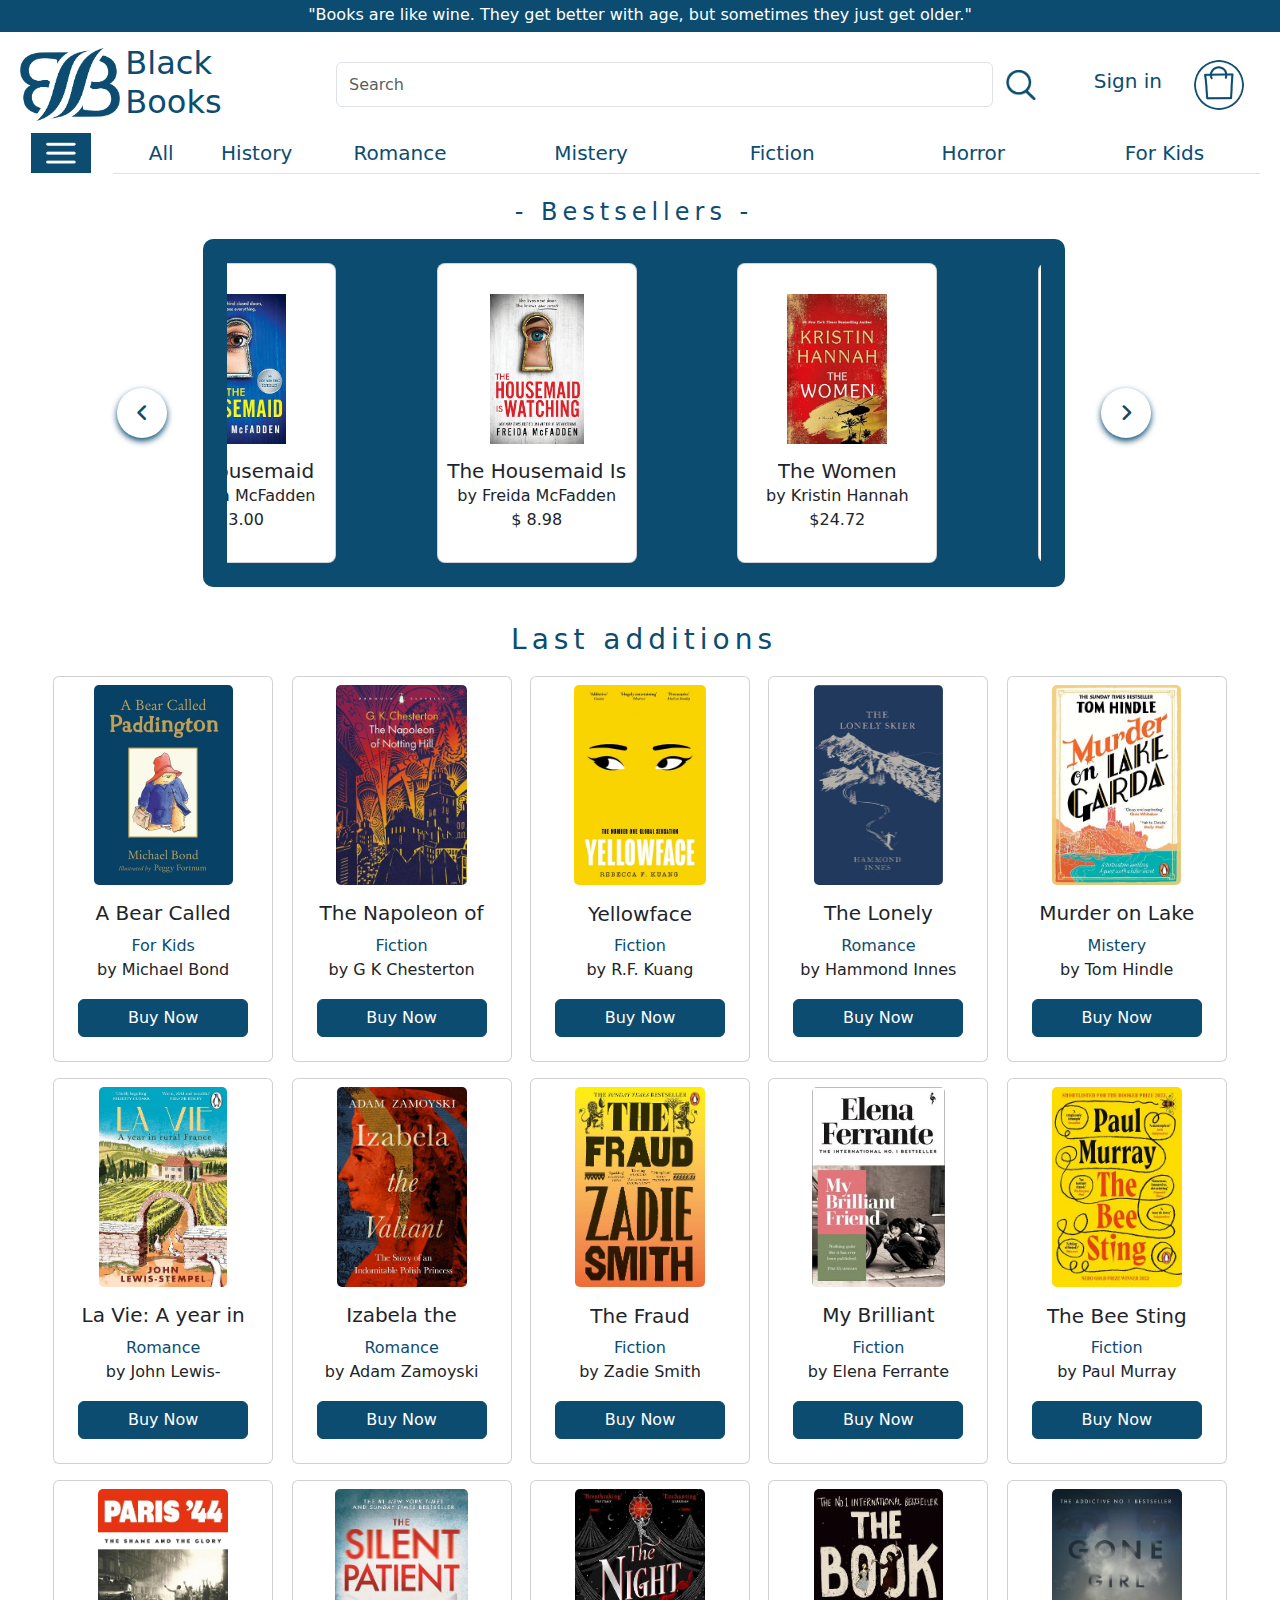
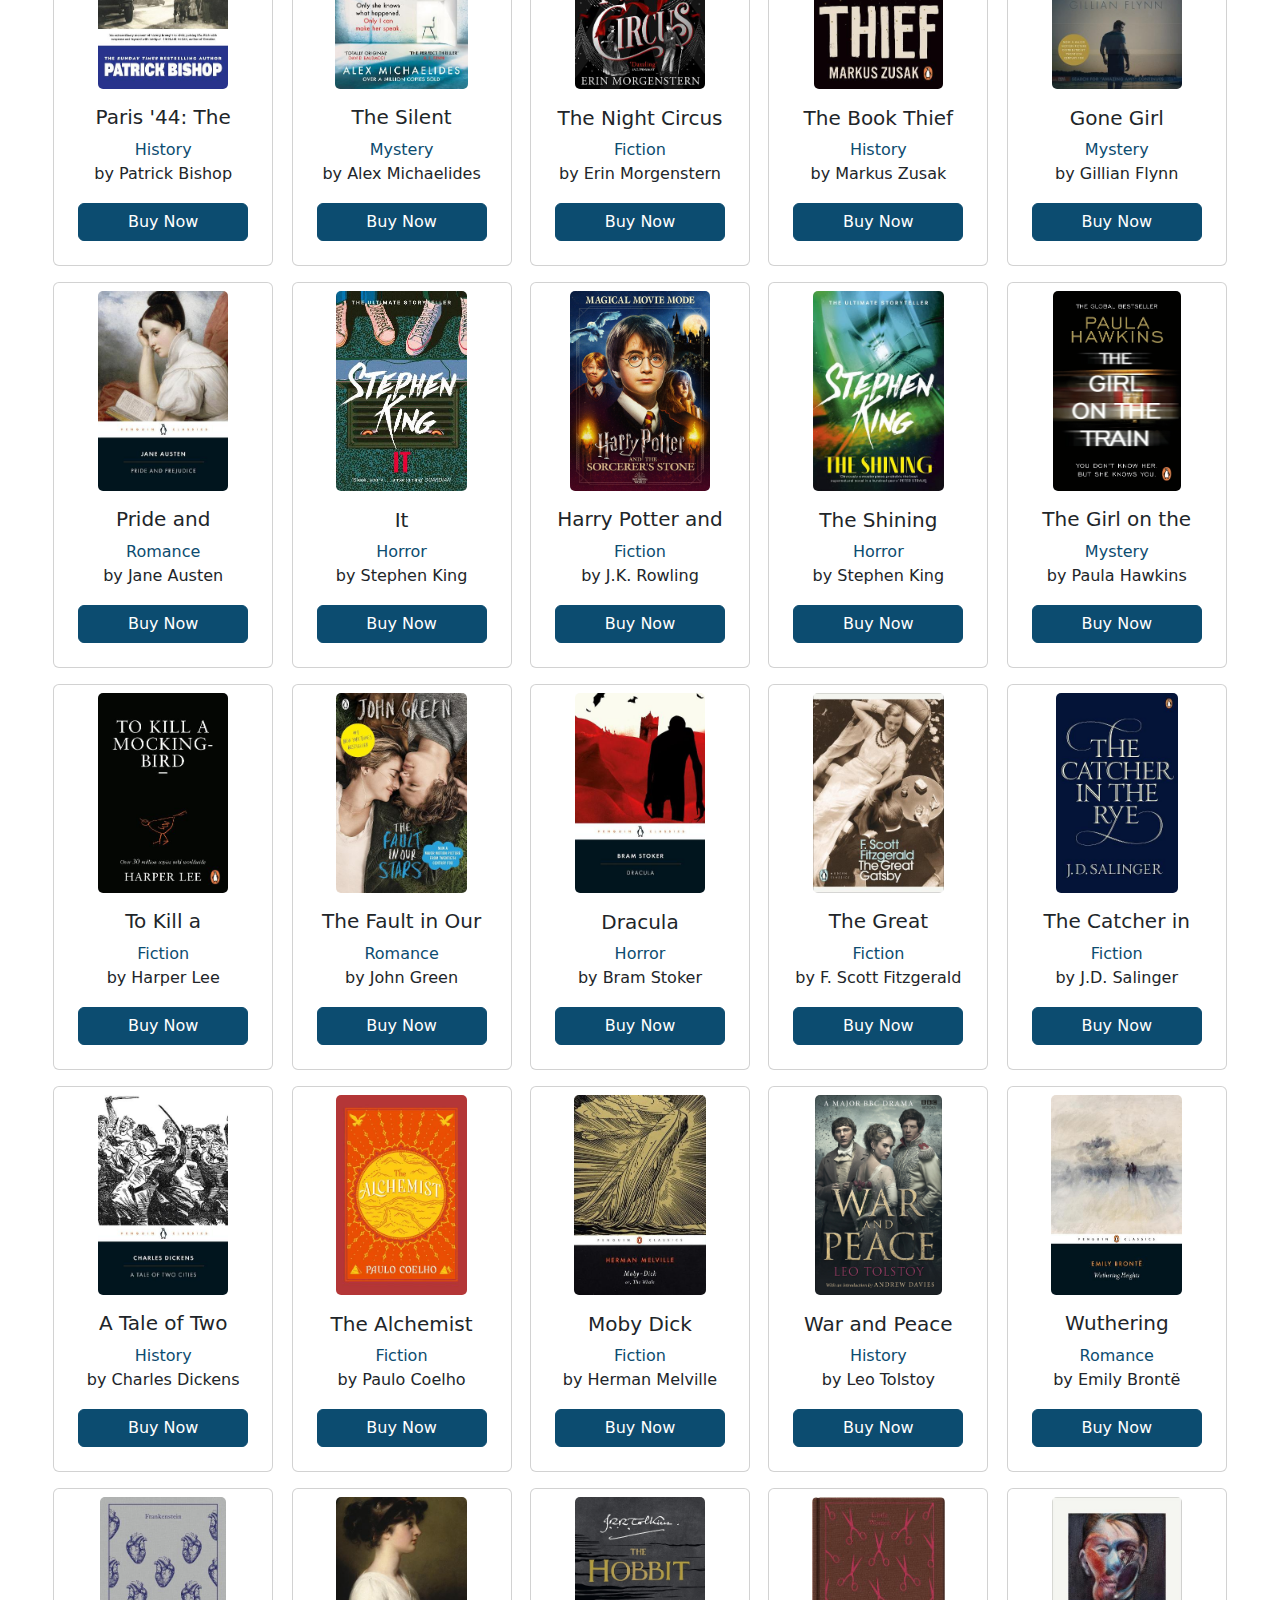
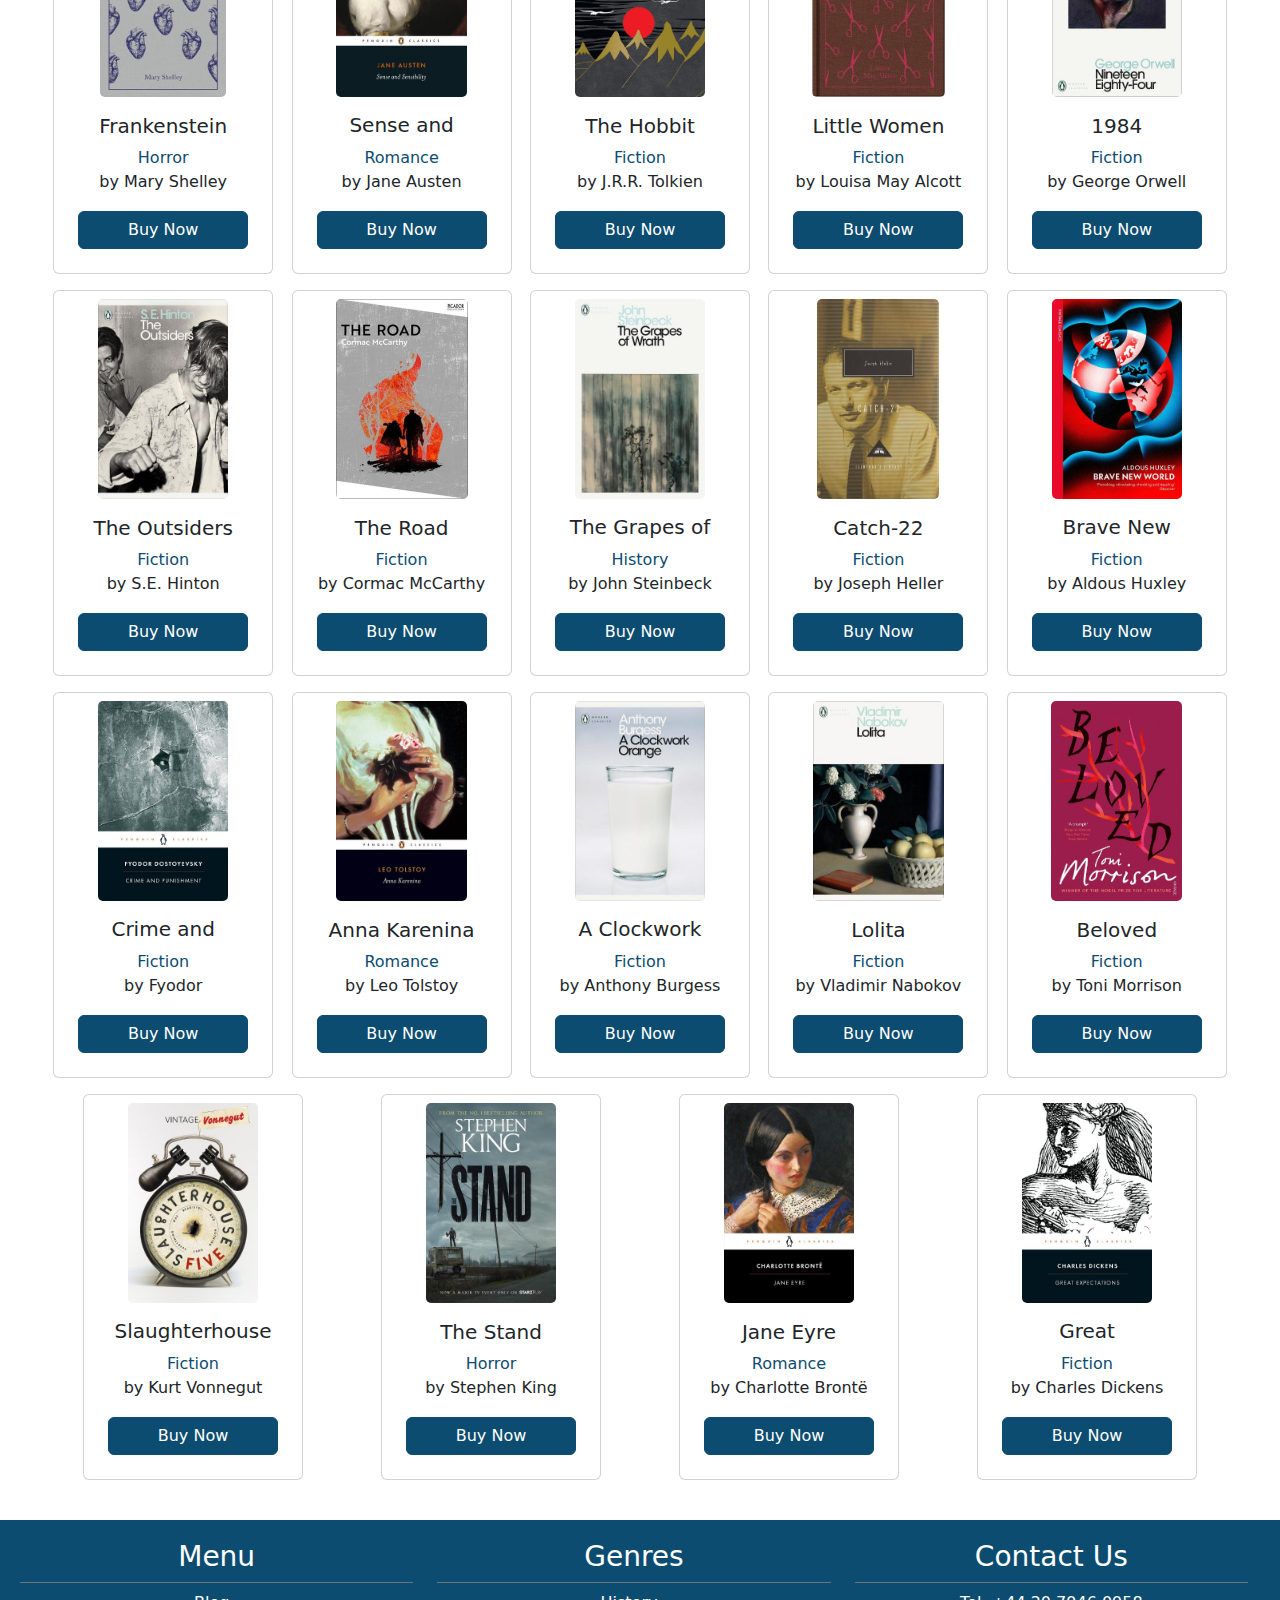
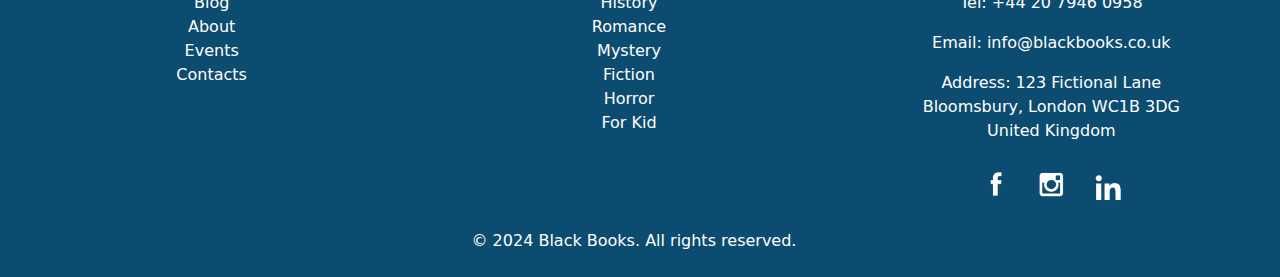
<file: html/index.html>
<!DOCTYPE html>
<html lang="en">

<head>
    <meta charset="UTF-8">
    <meta name="viewport" content="width=device-width, initial-scale=1.0">
    <title>Black Books</title>
    <link rel="shortcut icon" href="../images/logo.png" type="image/x-icon">
    <link rel="stylesheet" href="../css/bootstrap.css">
    <link rel="stylesheet" href="https://cdnjs.cloudflare.com/ajax/libs/font-awesome/6.3.0/css/all.min.css"
        type="text/css">
    <link rel="stylesheet" href="../css/style.css" type="text/css">
    <script src="../js/script.js" defer></script>
    <script src="https://code.jquery.com/jquery-3.5.1.slim.min.js"></script>
    <script src="https://cdn.jsdelivr.net/npm/@popperjs/core@2.9.3/dist/umd/popper.min.js"></script>
    <script src="https://stackpath.bootstrapcdn.com/bootstrap/4.5.2/js/bootstrap.min.js"></script>

</head>

<body>
    <div class="row" id="quote">
        <h6>"Books are like wine. They get better with age, but sometimes they just get older."</h6>
    </div>
    <header class="p-sticky">
        <div class="row m-2 mb-1 bg-white">
            <div class="col-lg-1 d-flex align-items-center">
                <a href="#">
                    <img class="rounded img-fluid" id="logo-img" src="../images/logo.png" alt=""
                        style="max-width: 100px;">
                </a>
            </div>
            <div class="col-sm-2 mt-1 d-flex align-items-center">
                <a style="text-decoration: none;" href="#">
                    <h2 style="color:#0C4C70;">Black Books</h2>
                </a>
            </div>
            <div class="col-md-7 d-flex align-items-center">
                <input id="input" class="form-control mr-sm-2 h-50" type="search" placeholder="Search"
                    aria-label="Search">
                <button class="btn my-2 my-sm-0" type="submit">
                    <img src="../images/search.png" alt="" style="height:30px;">
                </button>
            </div>
            <div class="col-md-2 d-flex align-items-center justify-content-end" id="sign-in">
                <a class="m-3 signin-link" style="text-decoration: none;" href="#" data-toggle="modal"
                    data-target="#registrationModal">
                    <h5 style="color:#0C4C70;">Sign in</h5>
                </a>
                <a class="m-3" href="">
                    <img class="rounded-circle" id="cart-img" style="height:50px" src="../images/cart.png" alt="">
                </a>
            </div>
        </div>
        <div class="row m-2 mt-0 bg-white">
            <div class="col-md-1 d-flex justify-content-center">
                <div class="nav">
                    <ul>
                        <li class="menu-first-line"><img src="../images/menu-lines.png" class="img-menu-lines img-fluid"
                                style="width:60px; margin-left: 0;" alt="menu-lines">
                            <h5>Menu</h5>
                        </li>
                        <li><a href="blog.html"><img style="width:40px;" src="../images/blog.png" alt=""></a>
                            <a href="blog.html">
                                <h5>Blog</h5>
                            </a>
                        </li>
                        <li><a href="events.html"><img style="width:40px;" src="../images/events.png" alt=""></a>
                            <a href="events.html">
                                <h5>Events</h5>
                            </a>
                        </li>
                        <li><a href="about.html"><img style="width:40px;" src="../images/about.png" alt=""></a>
                            <a href="about.html">
                                <h5>About</h5>
                            </a>
                        </li>
                        <li><a href="contacts.html"><img style="width:40px;" src="../images/contacts.png" alt=""></a>
                            <a href="contacts.html">
                                <h5>Contacts</h5>
                            </a>
                        </li>
                    </ul>
                </div>
            </div>
            <div class="col-md-11">
                <div class="row border-bottom pt-2" id="genres">
                    <div class="col-1 d-flex justify-content-center">
                        <h5 class="genre-filter">All</h5>
                    </div>
                    <div class="col-1 d-flex justify-content-center">
                        <h5 class="genre-filter">History</h5>
                    </div>
                    <div class="col-2  d-flex justify-content-center">
                        <h5 class="genre-filter">Romance</h5>
                    </div>
                    <div class="col-2  d-flex justify-content-center">
                        <h5 class="genre-filter">Mistery</h5>
                    </div>
                    <div class="col-2  d-flex justify-content-center">
                        <h5 class="genre-filter">Fiction</h5>
                    </div>
                    <div class="col-2  d-flex justify-content-center">
                        <h5 class="genre-filter">Horror</h5>
                    </div>
                    <div class="col-2  d-flex justify-content-center">
                        <h5 class="genre-filter">For Kids</h5>
                    </div>
                </div>
            </div>

        </div>
    </header>
    <!-- Registration Modal -->
    <div class="modal fade" id="registrationModal" tabindex="-1" role="dialog" aria-labelledby="registrationModalLabel"
        aria-hidden="true">
        <div class="modal-dialog" role="document">
            <div class="modal-content">
                <div class="modal-header">
                    <h5 class="modal-title" id="registrationModalLabel">Sign Up</h5>
                    <button type="button" class="close close-btn" data-dismiss="modal" aria-label="Close">
                        <span aria-hidden="true">&times;</span>
                    </button>
                </div>
                <div class="modal-body">
                    <form id="registrationForm">
                        <div class="form-group mb-3">
                            <label for="full-name">Full Name</label>
                            <input type="text" class="form-control" id="full-name" name="full_name" required
                                placeholder="Name Surname">
                            <small class="form-text text-muted">Your real name helps us personalize your
                                experience.</small>
                        </div>
                        <div class="form-group mb-3">
                            <label for="email">Email</label>
                            <input type="email" class="form-control" id="email" name="email" required
                                placeholder="example@gmail.com">
                            <small class="form-text text-muted">We’ll send you updates on new books and exclusive
                                offers.</small>
                        </div>
                        <div class="form-group mb-3">
                            <label for="password">Password</label>
                            <input type="password" class="form-control" id="password" name="password" required>
                            <small class="form-text text-muted">Use at least 8 characters, including a mix of letters
                                and numbers.</small>
                        </div>
                        <div class="form-group mb-3">
                            <label for="birth-date">Date of Birth</label>
                            <input type="date" class="form-control" id="birth-date" name="birth_date" required>
                            <small class="form-text text-muted">We use your date of birth to offer age-specific
                                recommendations and discounts.</small>
                        </div>
                        <div class="form-group mb-3">
                            <label for="favorite-genre">Favorite Genre</label>
                            <select class="form-control" id="favorite-genre" name="favorite_genre" required>
                                <option value="" disabled selected>Select your favorite genre</option>
                                <option value="History">History</option>
                                <option value="Romance">Romance</option>
                                <option value="Mystery">Mystery</option>
                                <option value="Fiction">Fiction</option>
                                <option value="Horror">Horror</option>
                                <option value="For Kids">For Kids</option>
                            </select>
                            <small class="form-text text-muted">This helps us recommend books you'll love.</small>
                        </div>
                        <div class="form-group">
                            <div class="form-check">
                                <input type="checkbox" class="form-check-input" id="newsletter" name="newsletter">
                                <label class="form-check-label" for="newsletter">Subscribe to our newsletter for book
                                    reviews and special discounts</label>
                            </div>
                        </div>
                        <button type="button" class="btn buy-now mt-3 btn-block" id="previewButton">Sign Up</button>
                    </form>
                </div>
            </div>
        </div>
    </div>

    <!-- Confirmation Modal -->
    <div class="modal fade" id="confirmationModal" tabindex="-1" role="dialog" aria-labelledby="confirmationModalLabel"
        aria-hidden="true">
        <div class="modal-dialog" role="document">
            <div class="modal-content">
                <div class="modal-header">
                    <h5 class="modal-title" id="confirmationModalLabel">Confirm Your Details</h5>
                    <button type="button" class="close close-btn" data-dismiss="modal" aria-label="Close">
                        <span aria-hidden="true">&times;</span>
                    </button>
                </div>
                <div class="modal-body">
                    <ul id="confirmationList"></ul>
                </div>
                <div class="modal-footer">
                    <button type="button" class="btn buy-now" id="confirmButton">Continue</button>
                </div>
            </div>
        </div>
    </div>

    <main>
        <div class="row mt-4">
            <div class="col-1"></div>
            <div class="col-md-10 d-flex justify-content-center">
                <h4 style="letter-spacing: 5px; text-align: center;">- Bestsellers -</h4>
            </div>
            <div class="col-1"></div>
        </div>
        <div class="row mt-1 d-flex justify-content-center">
            <div class="col-md-8 d-flex justify-content-center p-4" id="container-carousel">
                <div class="col-md-12 wrapper d-flex justify-content-center">
                    <i id="left" class="fa-solid fa-angle-left"></i>
                    <ul class="carousel">
                        <li class="card">
                            <div class="img"><img src="../images/ad-book1.jpg" alt="" draggable="false"></div>
                            <h5 class="mb-0">Lessons in Chemistry</h5>
                            <span>by Bonnie Garmus</span>
                            <span>$14.99</span>
                        </li>
                        <li class="card">
                            <div class="img"><img src="../images/ad-book2.jpg" alt="" draggable="false"></div>
                            <h5 class="mb-0">A Death in Cornwall</h5>
                            <span>by Daniel Silva</span>
                            <span>$16.25</span>
                        </li>
                        <li class="card">
                            <div class="img"><img src="../images/ad-book3.jpg" alt="" draggable="false"></div>
                            <h5 class="mb-0">The Housemaid</h5>
                            <span>by Freida McFadden</span>
                            <span>$13.00</span>
                        </li>
                        <li class="card">
                            <div class="img"><img src="../images/ad-book4.jpg" alt="" draggable="false"></div>
                            <h5 class="mb-0">The Housemaid Is Watching</h5>
                            <span>by Freida McFadden</span>
                            <span>$ 8.98</span>
                        </li>
                        <li class="card">
                            <div class="img"><img src="../images/ad-book5.jpg" alt="" draggable="false"></div>
                            <h5 class="mb-0">The Women</h5>
                            <span>by Kristin Hannah</span>
                            <span>$24.72</span>
                        </li>
                    </ul>
                    <i id="right" class="fa-solid fa-angle-right"></i>
                </div>
            </div>
        </div>
        <div class="row m-3 p-3 d-flex">
            <div class="row m-1" style="letter-spacing: 5px; text-align: center;">
                <h3>Last additions</h3>
            </div>
            <div class="col-sm-12 d-flex flex-wrap justify-content-around" id="main-books">

                <div class="card-book card d-flex p-2 m-2">
                    <img class="card-img w-75" src="../images/book1.jpg"
                        alt="A Bear Called Paddington: Hatchards Exclusive Edition">
                    <div class="card-body d-flex flex-column justify-content-center">
                        <h5 class="card-title">A Bear Called Paddington: Hatchards Exclusive Edition</h5>
                        <p class="book-genre m-0">For Kids</p>
                        <p class="card-text">by Michael Bond<br>$14.99</p>
                        <a href="#" class="btn btn-primary buy-now buy-now">Buy Now</a>
                    </div>
                </div>
                <div class="card-book card d-flex p-2 m-2">
                    <img class="card-img w-75" src="../images/book2.jpg" alt="The Napoleon of Notting Hill">
                    <div class="card-body d-flex flex-column justify-content-center">
                        <h5 class="card-title">The Napoleon of Notting Hill</h5>
                        <p class="book-genre m-0">Fiction</p>
                        <p class="card-text">by G K Chesterton<br>$9.99</p>
                        <a href="#" class="btn btn-primary buy-now buy-now">Buy Now</a>
                    </div>
                </div>
                <div class="card-book card d-flex p-2 m-2">
                    <img class="card-img w-75" src="../images/book3.jpg" alt="Yellowface">
                    <div class="card-body d-flex flex-column justify-content-center">
                        <h5 class="card-title">Yellowface</h5>
                        <p class="book-genre m-0">Fiction</p>
                        <p class="card-text">by R.F. Kuang<br>$9.99</p>
                        <a href="#" class="btn btn-primary buy-now buy-now">Buy Now</a>
                    </div>
                </div>
                <div class="card-book card d-flex p-2 m-2">
                    <img class="card-img w-75" src="../images/book4.jpg"
                        alt="The Lonely Skier: Hatchards Library Edition">
                    <div class="card-body d-flex flex-column justify-content-center">
                        <h5 class="card-title">The Lonely Skier: Hatchards Library Edition</h5>
                        <p class="book-genre m-0">Romance</p>
                        <p class="card-text">by Hammond Innes<br>$16.99</p>
                        <a href="#" class="btn btn-primary buy-now buy-now">Buy Now</a>
                    </div>
                </div>
                <div class="card-book card d-flex p-2 m-2">
                    <img class="card-img w-75" src="../images/book5.jpg" alt="Murder on Lake Garda">
                    <div class="card-body d-flex flex-column justify-content-center">
                        <h5 class="card-title">Murder on Lake Garda</h5>
                        <p class="book-genre m-0">Mistery</p>
                        <p class="card-text">by Tom Hindle<br>$9.99</p>
                        <a href="#" class="btn btn-primary buy-now buy-now">Buy Now</a>
                    </div>
                </div>
                <div class="card-book card d-flex p-2 m-2">
                    <img class="card-img w-75" src="../images/book6.jpg" alt="La Vie: A year in rural France">
                    <div class="card-body d-flex flex-column justify-content-center">
                        <h5 class="card-title">La Vie: A year in rural France</h5>
                        <p class="book-genre m-0">Romance</p>
                        <p class="card-text">by John Lewis-Stempel<br>$9.99</p>
                        <a href="#" class="btn btn-primary buy-now buy-now">Buy Now</a>
                    </div>
                </div>
                <div class="card-book card d-flex p-2 m-2">
                    <img class="card-img w-75" src="../images/book7.jpg"
                        alt="Izabela the Valiant: The Story of an Indomitable Polish Princess">
                    <div class="card-body d-flex flex-column justify-content-center">
                        <h5 class="card-title">Izabela the Valiant: The Story of an Indomitable Polish Princess</h5>
                        <p class="book-genre m-0">Romance</p>
                        <p class="card-text">by Adam Zamoyski<br>$25.00</p>
                        <a href="#" class="btn btn-primary buy-now buy-now">Buy Now</a>
                    </div>
                </div>
                <div class="card-book card d-flex p-2 m-2">
                    <img class="card-img w-75" src="../images/book8.jpg" alt="The Fraud">
                    <div class="card-body d-flex flex-column justify-content-center">
                        <h5 class="card-title">The Fraud</h5>
                        <p class="book-genre m-0">Fiction</p>
                        <p class="card-text">by Zadie Smith<br>$9.99</p>
                        <a href="#" class="btn btn-primary buy-now buy-now">Buy Now</a>
                    </div>
                </div>
                <div class="card-book card d-flex p-2 m-2">
                    <img class="card-img w-75" src="../images/book9.jpg" alt="My Brilliant Friend">
                    <div class="card-body d-flex flex-column justify-content-center">
                        <h5 class="card-title">My Brilliant Friend</h5>
                        <p class="book-genre m-0">Fiction</p>
                        <p class="card-text">by Elena Ferrante<br>$9.99</p>
                        <a href="#" class="btn btn-primary buy-now buy-now">Buy Now</a>
                    </div>
                </div>
                <div class="card-book card d-flex p-2 m-2">
                    <img class="card-img w-75" src="../images/book10.jpg" alt="The Bee Sting">
                    <div class="card-body d-flex flex-column justify-content-center">
                        <h5 class="card-title">The Bee Sting</h5>
                        <p class="book-genre m-0">Fiction</p>
                        <p class="card-text">by Paul Murray<br>$9.99</p>
                        <a href="#" class="btn btn-primary buy-now buy-now">Buy Now</a>
                    </div>
                </div>
                <div class="card-book card d-flex p-2 m-2">
                    <img class="card-img w-75" src="../images/book11.jpg" alt="Paris '44: The Shame and the Glory">
                    <div class="card-body d-flex flex-column justify-content-center">
                        <h5 class="card-title">Paris '44: The Shame and the Glory</h5>
                        <p class="book-genre m-0">History</p>
                        <p class="card-text">by Patrick Bishop<br>$25.00</p>
                        <a href="#" class="btn btn-primary buy-now buy-now">Buy Now</a>
                    </div>
                </div>
                <div class="card-book card d-flex p-2 m-2">
                    <img class="card-img w-75" src="../images/book12.jpg" alt="The Silent Patient">
                    <div class="card-body d-flex flex-column justify-content-center">
                        <h5 class="card-title">The Silent Patient</h5>
                        <p class="book-genre m-0">Mystery</p>
                        <p class="card-text">by Alex Michaelides<br>$12.99</p>
                        <a href="#" class="btn btn-primary buy-now">Buy Now</a>
                    </div>
                </div>

                <div class="card-book card d-flex p-2 m-2">
                    <img class="card-img w-75" src="../images/book13.jpg" alt="The Night Circus">
                    <div class="card-body d-flex flex-column justify-content-center">
                        <h5 class="card-title">The Night Circus</h5>
                        <p class="book-genre m-0">Fiction</p>
                        <p class="card-text">by Erin Morgenstern<br>$14.99</p>
                        <a href="#" class="btn btn-primary buy-now">Buy Now</a>
                    </div>
                </div>

                <div class="card-book card d-flex p-2 m-2">
                    <img class="card-img w-75" src="../images/book14.jpg" alt="The Book Thief">
                    <div class="card-body d-flex flex-column justify-content-center">
                        <h5 class="card-title">The Book Thief</h5>
                        <p class="book-genre m-0">History</p>
                        <p class="card-text">by Markus Zusak<br>$11.99</p>
                        <a href="#" class="btn btn-primary buy-now">Buy Now</a>
                    </div>
                </div>

                <div class="card-book card d-flex p-2 m-2">
                    <img class="card-img w-75" src="../images/book15.jpg" alt="Gone Girl">
                    <div class="card-body d-flex flex-column justify-content-center">
                        <h5 class="card-title">Gone Girl</h5>
                        <p class="book-genre m-0">Mystery</p>
                        <p class="card-text">by Gillian Flynn<br>$10.99</p>
                        <a href="#" class="btn btn-primary buy-now">Buy Now</a>
                    </div>
                </div>

                <div class="card-book card d-flex p-2 m-2">
                    <img class="card-img w-75" src="../images/book16.jpg" alt="Pride and Prejudice">
                    <div class="card-body d-flex flex-column justify-content-center">
                        <h5 class="card-title">Pride and Prejudice</h5>
                        <p class="book-genre m-0">Romance</p>
                        <p class="card-text">by Jane Austen<br>$8.99</p>
                        <a href="#" class="btn btn-primary buy-now">Buy Now</a>
                    </div>
                </div>

                <div class="card-book card d-flex p-2 m-2">
                    <img class="card-img w-75" src="../images/book17.jpg" alt="It">
                    <div class="card-body d-flex flex-column justify-content-center">
                        <h5 class="card-title">It</h5>
                        <p class="book-genre m-0">Horror</p>
                        <p class="card-text">by Stephen King<br>$15.99</p>
                        <a href="#" class="btn btn-primary buy-now">Buy Now</a>
                    </div>
                </div>

                <div class="card-book card d-flex p-2 m-2">
                    <img class="card-img w-75" src="../images/book18.jpg" alt="Harry Potter and the Sorcerer's Stone">
                    <div class="card-body d-flex flex-column justify-content-center">
                        <h5 class="card-title">Harry Potter and the Sorcerer's Stone</h5>
                        <p class="book-genre m-0">Fiction</p>
                        <p class="card-text">by J.K. Rowling<br>$9.99</p>
                        <a href="#" class="btn btn-primary buy-now">Buy Now</a>
                    </div>
                </div>

                <div class="card-book card d-flex p-2 m-2">
                    <img class="card-img w-75" src="../images/book19.jpg" alt="The Shining">
                    <div class="card-body d-flex flex-column justify-content-center">
                        <h5 class="card-title">The Shining</h5>
                        <p class="book-genre m-0">Horror</p>
                        <p class="card-text">by Stephen King<br>$13.99</p>
                        <a href="#" class="btn btn-primary buy-now">Buy Now</a>
                    </div>
                </div>

                <div class="card-book card d-flex p-2 m-2">
                    <img class="card-img w-75" src="../images/book20.jpg" alt="The Girl on the Train">
                    <div class="card-body d-flex flex-column justify-content-center">
                        <h5 class="card-title">The Girl on the Train</h5>
                        <p class="book-genre m-0">Mystery</p>
                        <p class="card-text">by Paula Hawkins<br>$10.99</p>
                        <a href="#" class="btn btn-primary buy-now">Buy Now</a>
                    </div>
                </div>

                <div class="card-book card d-flex p-2 m-2">
                    <img class="card-img w-75" src="../images/book21.jpg" alt="To Kill a Mockingbird">
                    <div class="card-body d-flex flex-column justify-content-center">
                        <h5 class="card-title">To Kill a Mockingbird</h5>
                        <p class="book-genre m-0">Fiction</p>
                        <p class="card-text">by Harper Lee<br>$7.99</p>
                        <a href="#" class="btn btn-primary buy-now">Buy Now</a>
                    </div>
                </div>
                <div class="card-book card d-flex p-2 m-2">
                    <img class="card-img w-75" src="../images/book22.jpg" alt="The Fault in Our Stars">
                    <div class="card-body d-flex flex-column justify-content-center">
                        <h5 class="card-title">The Fault in Our Stars</h5>
                        <p class="book-genre m-0">Romance</p>
                        <p class="card-text">by John Green<br>$10.99</p>
                        <a href="#" class="btn btn-primary buy-now">Buy Now</a>
                    </div>
                </div>

                <div class="card-book card d-flex p-2 m-2">
                    <img class="card-img w-75" src="../images/book23.jpg" alt="Dracula">
                    <div class="card-body d-flex flex-column justify-content-center">
                        <h5 class="card-title">Dracula</h5>
                        <p class="book-genre m-0">Horror</p>
                        <p class="card-text">by Bram Stoker<br>$8.99</p>
                        <a href="#" class="btn btn-primary buy-now">Buy Now</a>
                    </div>
                </div>

                <div class="card-book card d-flex p-2 m-2">
                    <img class="card-img w-75" src="../images/book24.jpg" alt="The Great Gatsby">
                    <div class="card-body d-flex flex-column justify-content-center">
                        <h5 class="card-title">The Great Gatsby</h5>
                        <p class="book-genre m-0">Fiction</p>
                        <p class="card-text">by F. Scott Fitzgerald<br>$9.99</p>
                        <a href="#" class="btn btn-primary buy-now">Buy Now</a>
                    </div>
                </div>

                <div class="card-book card d-flex p-2 m-2">
                    <img class="card-img w-75" src="../images/book25.jpg" alt="The Catcher in the Rye">
                    <div class="card-body d-flex flex-column justify-content-center">
                        <h5 class="card-title">The Catcher in the Rye</h5>
                        <p class="book-genre m-0">Fiction</p>
                        <p class="card-text">by J.D. Salinger<br>$9.99</p>
                        <a href="#" class="btn btn-primary buy-now">Buy Now</a>
                    </div>
                </div>

                <div class="card-book card d-flex p-2 m-2">
                    <img class="card-img w-75" src="../images/book26.jpg" alt="A Tale of Two Cities">
                    <div class="card-body d-flex flex-column justify-content-center">
                        <h5 class="card-title">A Tale of Two Cities</h5>
                        <p class="book-genre m-0">History</p>
                        <p class="card-text">by Charles Dickens<br>$8.99</p>
                        <a href="#" class="btn btn-primary buy-now">Buy Now</a>
                    </div>
                </div>

                <div class="card-book card d-flex p-2 m-2">
                    <img class="card-img w-75" src="../images/book27.jpg" alt="The Alchemist">
                    <div class="card-body d-flex flex-column justify-content-center">
                        <h5 class="card-title">The Alchemist</h5>
                        <p class="book-genre m-0">Fiction</p>
                        <p class="card-text">by Paulo Coelho<br>$10.99</p>
                        <a href="#" class="btn btn-primary buy-now">Buy Now</a>
                    </div>
                </div>

                <div class="card-book card d-flex p-2 m-2">
                    <img class="card-img w-75" src="../images/book28.jpg" alt="Moby Dick">
                    <div class="card-body d-flex flex-column justify-content-center">
                        <h5 class="card-title">Moby Dick</h5>
                        <p class="book-genre m-0">Fiction</p>
                        <p class="card-text">by Herman Melville<br>$9.99</p>
                        <a href="#" class="btn btn-primary buy-now">Buy Now</a>
                    </div>
                </div>

                <div class="card-book card d-flex p-2 m-2">
                    <img class="card-img w-75" src="../images/book29.jpg" alt="War and Peace">
                    <div class="card-body d-flex flex-column justify-content-center">
                        <h5 class="card-title">War and Peace</h5>
                        <p class="book-genre m-0">History</p>
                        <p class="card-text">by Leo Tolstoy<br>$12.99</p>
                        <a href="#" class="btn btn-primary buy-now">Buy Now</a>
                    </div>
                </div>

                <div class="card-book card d-flex p-2 m-2">
                    <img class="card-img w-75" src="../images/book30.jpg" alt="Wuthering Heights">
                    <div class="card-body d-flex flex-column justify-content-center">
                        <h5 class="card-title">Wuthering Heights</h5>
                        <p class="book-genre m-0">Romance</p>
                        <p class="card-text">by Emily Brontë<br>$8.99</p>
                        <a href="#" class="btn btn-primary buy-now">Buy Now</a>
                    </div>
                </div>
                <div class="card-book card d-flex p-2 m-2">
                    <img class="card-img w-75" src="../images/book31.jpg" alt="Frankenstein">
                    <div class="card-body d-flex flex-column justify-content-center">
                        <h5 class="card-title">Frankenstein</h5>
                        <p class="book-genre m-0">Horror</p>
                        <p class="card-text">by Mary Shelley<br>$8.99</p>
                        <a href="#" class="btn btn-primary buy-now">Buy Now</a>
                    </div>
                </div>

                <div class="card-book card d-flex p-2 m-2">
                    <img class="card-img w-75" src="../images/book32.jpg" alt="Sense and Sensibility">
                    <div class="card-body d-flex flex-column justify-content-center">
                        <h5 class="card-title">Sense and Sensibility</h5>
                        <p class="book-genre m-0">Romance</p>
                        <p class="card-text">by Jane Austen<br>$8.99</p>
                        <a href="#" class="btn btn-primary buy-now">Buy Now</a>
                    </div>
                </div>

                <div class="card-book card d-flex p-2 m-2">
                    <img class="card-img w-75" src="../images/book33.jpg" alt="The Hobbit">
                    <div class="card-body d-flex flex-column justify-content-center">
                        <h5 class="card-title">The Hobbit</h5>
                        <p class="book-genre m-0">Fiction</p>
                        <p class="card-text">by J.R.R. Tolkien<br>$9.99</p>
                        <a href="#" class="btn btn-primary buy-now">Buy Now</a>
                    </div>
                </div>

                <div class="card-book card d-flex p-2 m-2">
                    <img class="card-img w-75" src="../images/book34.jpg" alt="Little Women">
                    <div class="card-body d-flex flex-column justify-content-center">
                        <h5 class="card-title">Little Women</h5>
                        <p class="book-genre m-0">Fiction</p>
                        <p class="card-text">by Louisa May Alcott<br>$8.99</p>
                        <a href="#" class="btn btn-primary buy-now">Buy Now</a>
                    </div>
                </div>

                <div class="card-book card d-flex p-2 m-2">
                    <img class="card-img w-75" src="../images/book35.jpg" alt="1984">
                    <div class="card-body d-flex flex-column justify-content-center">
                        <h5 class="card-title">1984</h5>
                        <p class="book-genre m-0">Fiction</p>
                        <p class="card-text">by George Orwell<br>$9.99</p>
                        <a href="#" class="btn btn-primary buy-now">Buy Now</a>
                    </div>
                </div>

                <div class="card-book card d-flex p-2 m-2">
                    <img class="card-img w-75" src="../images/book36.jpg" alt="The Outsiders">
                    <div class="card-body d-flex flex-column justify-content-center">
                        <h5 class="card-title">The Outsiders</h5>
                        <p class="book-genre m-0">Fiction</p>
                        <p class="card-text">by S.E. Hinton<br>$8.99</p>
                        <a href="#" class="btn btn-primary buy-now">Buy Now</a>
                    </div>
                </div>

                <div class="card-book card d-flex p-2 m-2">
                    <img class="card-img w-75" src="../images/book37.jpg" alt="The Road">
                    <div class="card-body d-flex flex-column justify-content-center">
                        <h5 class="card-title">The Road</h5>
                        <p class="book-genre m-0">Fiction</p>
                        <p class="card-text">by Cormac McCarthy<br>$10.99</p>
                        <a href="#" class="btn btn-primary buy-now">Buy Now</a>
                    </div>
                </div>

                <div class="card-book card d-flex p-2 m-2">
                    <img class="card-img w-75" src="../images/book38.jpg" alt="The Grapes of Wrath">
                    <div class="card-body d-flex flex-column justify-content-center">
                        <h5 class="card-title">The Grapes of Wrath</h5>
                        <p class="book-genre m-0">History</p>
                        <p class="card-text">by John Steinbeck<br>$10.99</p>
                        <a href="#" class="btn btn-primary buy-now">Buy Now</a>
                    </div>
                </div>

                <div class="card-book card d-flex p-2 m-2">
                    <img class="card-img w-75" src="../images/book39.jpg" alt="Catch-22">
                    <div class="card-body d-flex flex-column justify-content-center">
                        <h5 class="card-title">Catch-22</h5>
                        <p class="book-genre m-0">Fiction</p>
                        <p class="card-text">by Joseph Heller<br>$10.99</p>
                        <a href="#" class="btn btn-primary buy-now">Buy Now</a>
                    </div>
                </div>

                <div class="card-book card d-flex p-2 m-2">
                    <img class="card-img w-75" src="../images/book40.jpg" alt="Brave New World">
                    <div class="card-body d-flex flex-column justify-content-center">
                        <h5 class="card-title">Brave New World</h5>
                        <p class="book-genre m-0">Fiction</p>
                        <p class="card-text">by Aldous Huxley<br>$9.99</p>
                        <a href="#" class="btn btn-primary buy-now">Buy Now</a>
                    </div>
                </div>
                <div class="card-book card d-flex p-2 m-2">
                    <img class="card-img w-75" src="../images/book41.jpg" alt="Crime and Punishment">
                    <div class="card-body d-flex flex-column justify-content-center">
                        <h5 class="card-title">Crime and Punishment</h5>
                        <p class="book-genre m-0">Fiction</p>
                        <p class="card-text">by Fyodor Dostoevsky<br>$11.99</p>
                        <a href="#" class="btn btn-primary buy-now">Buy Now</a>
                    </div>
                </div>

                <div class="card-book card d-flex p-2 m-2">
                    <img class="card-img w-75" src="../images/book42.jpg" alt="Anna Karenina">
                    <div class="card-body d-flex flex-column justify-content-center">
                        <h5 class="card-title">Anna Karenina</h5>
                        <p class="book-genre m-0">Romance</p>
                        <p class="card-text">by Leo Tolstoy<br>$10.99</p>
                        <a href="#" class="btn btn-primary buy-now">Buy Now</a>
                    </div>
                </div>

                <div class="card-book card d-flex p-2 m-2">
                    <img class="card-img w-75" src="../images/book43.jpg" alt="A Clockwork Orange">
                    <div class="card-body d-flex flex-column justify-content-center">
                        <h5 class="card-title">A Clockwork Orange</h5>
                        <p class="book-genre m-0">Fiction</p>
                        <p class="card-text">by Anthony Burgess<br>$9.99</p>
                        <a href="#" class="btn btn-primary buy-now">Buy Now</a>
                    </div>
                </div>

                <div class="card-book card d-flex p-2 m-2">
                    <img class="card-img w-75" src="../images/book44.jpg" alt="Lolita">
                    <div class="card-body d-flex flex-column justify-content-center">
                        <h5 class="card-title">Lolita</h5>
                        <p class="book-genre m-0">Fiction</p>
                        <p class="card-text">by Vladimir Nabokov<br>$11.99</p>
                        <a href="#" class="btn btn-primary buy-now">Buy Now</a>
                    </div>
                </div>

                <div class="card-book card d-flex p-2 m-2">
                    <img class="card-img w-75" src="../images/book45.jpg" alt="Beloved">
                    <div class="card-body d-flex flex-column justify-content-center">
                        <h5 class="card-title">Beloved</h5>
                        <p class="book-genre m-0">Fiction</p>
                        <p class="card-text">by Toni Morrison<br>$12.99</p>
                        <a href="#" class="btn btn-primary buy-now">Buy Now</a>
                    </div>
                </div>

                <div class="card-book card d-flex p-2 m-2">
                    <img class="card-img w-75" src="../images/book46.jpg" alt="Slaughterhouse-Five">
                    <div class="card-body d-flex flex-column justify-content-center">
                        <h5 class="card-title">Slaughterhouse 5</h5>
                        <p class="book-genre m-0">Fiction</p>
                        <p class="card-text">by Kurt Vonnegut<br>$10.99</p>
                        <a href="#" class="btn btn-primary buy-now">Buy Now</a>
                    </div>
                </div>

                <div class="card-book card d-flex p-2 m-2">
                    <img class="card-img w-75" src="../images/book47.jpg" alt="The Stand">
                    <div class="card-body d-flex flex-column justify-content-center">
                        <h5 class="card-title">The Stand</h5>
                        <p class="book-genre m-0">Horror</p>
                        <p class="card-text">by Stephen King<br>$14.99</p>
                        <a href="#" class="btn btn-primary buy-now">Buy Now</a>
                    </div>
                </div>

                <div class="card-book card d-flex p-2 m-2">
                    <img class="card-img w-75" src="../images/book48.jpg" alt="Jane Eyre">
                    <div class="card-body d-flex flex-column justify-content-center">
                        <h5 class="card-title">Jane Eyre</h5>
                        <p class="book-genre m-0">Romance</p>
                        <p class="card-text">by Charlotte Brontë<br>$8.99</p>
                        <a href="#" class="btn btn-primary buy-now">Buy Now</a>
                    </div>
                </div>

                <div class="card-book card d-flex p-2 m-2">
                    <img class="card-img w-75" src="../images/book49.jpg" alt="Great Expectations">
                    <div class="card-body d-flex flex-column justify-content-center">
                        <h5 class="card-title">Great Expectations</h5>
                        <p class="book-genre m-0">Fiction</p>
                        <p class="card-text">by Charles Dickens<br>$9.99</p>
                        <a href="#" class="btn btn-primary buy-now">Buy Now</a>
                    </div>
                </div>


            </div>
        </div>
        </div>
    </main>
    <footer>
        <div class="row">
            <!-- Menu Section -->
            <div class="col-4">
                <h3 class="pb-2 border-bottom border-secondary">Menu</h3>
                <ul class="d-flex flex-column align-items-center" style="list-style: none; padding: 0;">
                    <li><a href="blog.html">Blog</a></li>
                    <li><a href="about.html">About</a></li>
                    <li><a href="events.html">Events</a></li>
                    <li><a href="contacts.html">Contacts</a></li>
                </ul>
            </div>
            <!-- Navigation Panel Section -->
            <div class="col-4 ">
                <h3 class="pb-2 border-bottom border-secondary">Genres</h3>
                <ul class="d-flex flex-column align-items-center" style="list-style: none; padding: 0;">
                    <li class="genre-filter">History</li>
                    <li class="genre-filter">Romance</li>
                    <li class="genre-filter">Mystery</li>
                    <li class="genre-filter">Fiction</li>
                    <li class="genre-filter">Horror</li>
                    <li class="genre-filter">For Kid</li>
                </ul>
            </div>
            <!-- Contact Information Section -->
            <div class="col-4">
                <h3 class="pb-2 border-bottom border-secondary">Contact Us</h3>
                <p>Tel: <a href="tel:+44 20 7946 0958">+44 20 7946
                        0958</a></p>
                <p>Email: <a href="mailto:..." style="color: #fff;">info@blackbooks.co.uk</a></p>
                <p class="mb-0">Address: 123 Fictional Lane</p>
                <p class="mb-0">Bloomsbury, London WC1B 3DG</p>
                <p>United Kingdom</p>
                <div>
                    <a href="https://www.facebook.com/"><img src="../images/footer-fb.png" alt="Facebook" id="fb"></a>
                    <a href="https://www.instagram.com/"><img src="../images/footer-ig.png" alt="Instagram" id="ig"></a>
                    <a href="https://www.linkedin.com/feed/"><img src="../images/footer-in.png" alt="LinkedIn"
                            id="in"></a>
                </div>
            </div>
        </div>
        <div class="row mt-3 p-1 d-flex justify-content-center">
            &copy; 2024 Black Books. All rights reserved.
        </div>
    </footer>


</body>

</html>
</file>
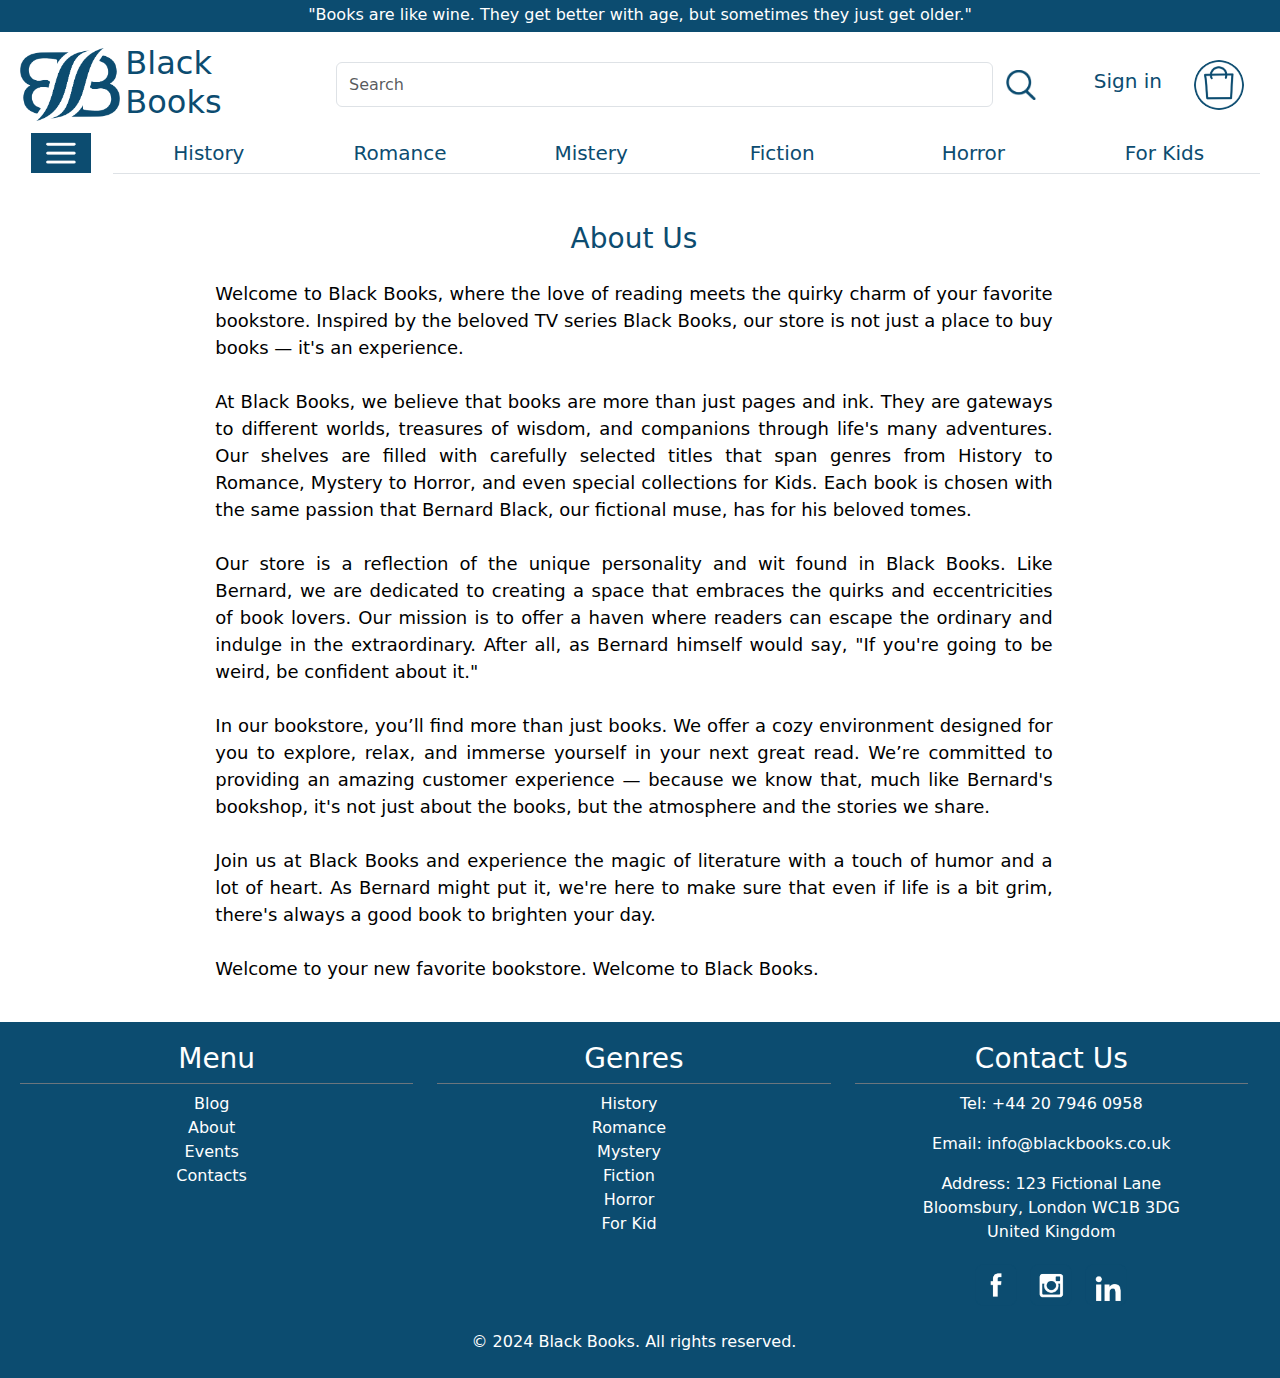
<file: html/about.html>
<!DOCTYPE html>
<html lang="en">

<head>
    <meta charset="UTF-8">
    <meta name="viewport" content="width=device-width, initial-scale=1.0">
    <title>About | Black Books</title>
    <link rel="shortcut icon" href="../images/logo.png" type="image/x-icon">
    <link rel="stylesheet" href="../css/bootstrap.css">
    <link rel="stylesheet" href="https://cdnjs.cloudflare.com/ajax/libs/font-awesome/6.3.0/css/all.min.css"
        type="text/css">
    <link rel="stylesheet" href="../css/style.css" type="text/css">
    <script src="../js/script.js" defer></script>
    <script src="https://code.jquery.com/jquery-3.5.1.slim.min.js"></script>
    <script src="https://cdn.jsdelivr.net/npm/@popperjs/core@2.9.3/dist/umd/popper.min.js"></script>
    <script src="https://stackpath.bootstrapcdn.com/bootstrap/4.5.2/js/bootstrap.min.js"></script>


</head>

<body>
    <div class="row" id="quote">
        <h6>"Books are like wine. They get better with age, but sometimes they just get older."</h6>
    </div>
    <header class="p-sticky">
        <div class="row m-2 mb-1 bg-white">
            <div class="col-lg-1 d-flex align-items-center">
                <a href="index.html">
                    <img class="rounded img-fluid" id="logo-img" src="../images/logo.png" alt=""
                        style="max-width: 100px;">
                </a>
            </div>
            <div class="col-sm-2 mt-1 d-flex align-items-center">
                <a style="text-decoration: none;" href="index.html">
                    <h2 style="color:#0C4C70;">Black Books</h2>
                </a>
            </div>
            <div class="col-md-7 d-flex align-items-center">
                <input id="input" class="form-control mr-sm-2 h-50" type="search" placeholder="Search"
                    aria-label="Search">
                <button class="btn my-2 my-sm-0" type="submit">
                    <img src="../images/search.png" alt="" style="height:30px;">
                </button>
            </div>
            <div class="col-md-2 d-flex align-items-center justify-content-end" id="sign-in">
                <a class="m-3 signin-link" style="text-decoration: none;" href="#" data-toggle="modal"
                    data-target="#registrationModal">
                    <h5 style="color:#0C4C70;">Sign in</h5>
                </a>
                <a class="m-3" href="">
                    <img class="rounded-circle" id="cart-img" style="height:50px" src="../images/cart.png" alt="">
                </a>
            </div>
        </div>
        <div class="row m-2 mt-0 bg-white">
            <div class="col-md-1 d-flex justify-content-center">
                <div class="nav">
                    <ul>
                        <li class="menu-first-line"><img src="../images/menu-lines.png" class="img-menu-lines img-fluid"
                                style="width:60px; margin-left: 0;" alt="menu-lines">
                            <h5>Menu</h5>
                        </li>
                        <li><a href="blog.html"><img style="width:40px;" src="../images/blog.png" alt=""></a>
                            <a href="blog.html">
                                <h5>Blog</h5>
                            </a>
                        </li>
                        <li><a href="events.html"><img style="width:40px;" src="../images/events.png" alt=""></a>
                            <a href="events.html">
                                <h5>Events</h5>
                            </a>
                        </li>
                        <li><a href="about.html"><img style="width:40px;" src="../images/about.png" alt=""></a>
                            <a href="about.html">
                                <h5>About</h5>
                            </a>
                        </li>
                        <li><a href="contacts.html"><img style="width:40px;" src="../images/contacts.png" alt=""></a>
                            <a href="contacts.html">
                                <h5>Contacts</h5>
                            </a>
                        </li>
                    </ul>
                </div>
            </div>
            <div class="col-md-11">
                <div class="row border-bottom pt-2" id="genres">
                    <div class="col-2 d-flex justify-content-center">
                        <h5 class="genre-filter">History</h5>
                    </div>
                    <div class="col-2  d-flex justify-content-center">
                        <h5 class="genre-filter">Romance</h5>
                    </div>
                    <div class="col-2  d-flex justify-content-center">
                        <h5 class="genre-filter">Mistery</h5>
                    </div>
                    <div class="col-2  d-flex justify-content-center">
                        <h5 class="genre-filter">Fiction</h5>
                    </div>
                    <div class="col-2  d-flex justify-content-center">
                        <h5 class="genre-filter">Horror</h5>
                    </div>
                    <div class="col-2  d-flex justify-content-center">
                        <h5 class="genre-filter">For Kids</h5>
                    </div>
                </div>
            </div>

        </div>
    </header>
    <!-- Registration Modal -->
    <div class="modal fade" id="registrationModal" tabindex="-1" role="dialog" aria-labelledby="registrationModalLabel"
        aria-hidden="true">
        <div class="modal-dialog" role="document">
            <div class="modal-content">
                <div class="modal-header">
                    <h5 class="modal-title" id="registrationModalLabel">Sign Up</h5>
                    <button type="button" class="close close-btn" data-dismiss="modal" aria-label="Close">
                        <span aria-hidden="true">&times;</span>
                    </button>
                </div>
                <div class="modal-body">
                    <form id="registrationForm">
                        <div class="form-group mb-3">
                            <label for="full-name">Full Name</label>
                            <input type="text" class="form-control" id="full-name" name="full_name" required
                                placeholder="Name Surname">
                            <small class="form-text text-muted">Your real name helps us personalize your
                                experience.</small>
                        </div>
                        <div class="form-group mb-3">
                            <label for="email">Email</label>
                            <input type="email" class="form-control" id="email" name="email" required
                                placeholder="example@gmail.com">
                            <small class="form-text text-muted">We’ll send you updates on new books and exclusive
                                offers.</small>
                        </div>
                        <div class="form-group mb-3">
                            <label for="password">Password</label>
                            <input type="password" class="form-control" id="password" name="password" required>
                            <small class="form-text text-muted">Use at least 8 characters, including a mix of letters
                                and numbers.</small>
                        </div>
                        <div class="form-group mb-3">
                            <label for="birth-date">Date of Birth</label>
                            <input type="date" class="form-control" id="birth-date" name="birth_date" required>
                            <small class="form-text text-muted">We use your date of birth to offer age-specific
                                recommendations and discounts.</small>
                        </div>
                        <div class="form-group mb-3">
                            <label for="favorite-genre">Favorite Genre</label>
                            <select class="form-control" id="favorite-genre" name="favorite_genre" required>
                                <option value="" disabled selected>Select your favorite genre</option>
                                <option value="History">History</option>
                                <option value="Romance">Romance</option>
                                <option value="Mystery">Mystery</option>
                                <option value="Fiction">Fiction</option>
                                <option value="Horror">Horror</option>
                                <option value="For Kids">For Kids</option>
                            </select>
                            <small class="form-text text-muted">This helps us recommend books you'll love.</small>
                        </div>
                        <div class="form-group">
                            <div class="form-check">
                                <input type="checkbox" class="form-check-input" id="newsletter" name="newsletter">
                                <label class="form-check-label" for="newsletter">Subscribe to our newsletter for book
                                    reviews and special discounts</label>
                            </div>
                        </div>
                        <button type="button" class="btn buy-now mt-3 btn-block" id="previewButton">Sign Up</button>
                    </form>
                </div>
            </div>
        </div>
    </div>

    <!-- Confirmation Modal -->
    <div class="modal fade" id="confirmationModal" tabindex="-1" role="dialog" aria-labelledby="confirmationModalLabel"
        aria-hidden="true">
        <div class="modal-dialog" role="document">
            <div class="modal-content">
                <div class="modal-header">
                    <h5 class="modal-title" id="confirmationModalLabel">Confirm Your Details</h5>
                    <button type="button" class="close close-btn" data-dismiss="modal" aria-label="Close">
                        <span aria-hidden="true">&times;</span>
                    </button>
                </div>
                <div class="modal-body">
                    <ul id="confirmationList"></ul>
                </div>
                <div class="modal-footer">
                    <button type="button" class="btn buy-now" id="confirmButton">Continue</button>
                </div>
            </div>
        </div>
    </div>
    <script>
        document.getElementById('previewButton').addEventListener('click', function (event) {
            event.preventDefault();

            const fullName = document.getElementById('full-name').value;
            const email = document.getElementById('email').value;
            const password = document.getElementById('password').value;
            const birthDate = document.getElementById('birth-date').value;
            const favoriteGenre = document.getElementById('favorite-genre').value;
            const newsletter = document.getElementById('newsletter').checked ? 'Yes' : 'No';

            const confirmationList = document.getElementById('confirmationList');
            confirmationList.innerHTML = `
    <li><strong>Full Name: </strong> &nbsp&nbsp ${fullName}</li>
    <li><strong>Email: </strong> &nbsp&nbsp ${email}</li>
    <li><strong>Password: </strong> &nbsp&nbsp ${'*'.repeat(password.length)}</li>
    <li><strong>Date of Birth: </strong> &nbsp&nbsp ${birthDate}</li>
    <li><strong>Favorite Genre: </strong> &nbsp&nbsp ${favoriteGenre}</li>
    <li><strong>Subscribe to Newsletter: </strong> &nbsp&nbsp ${newsletter}</li>
`;

            $('#registrationModal').modal('hide');
            $('#confirmationModal').modal('show');
        });
        $(document).ready(function () {
            document.getElementById('confirmButton').addEventListener('click', function () {
                // Hide the modal
                $('#confirmationModal').modal('hide');
                // Remove the backdrop
                $('.modal-backdrop').remove();
            });
        });
    </script>
    <main>
        <div class="about-header row mt-5 mb-3">
            <h3>About Us</h3>
        </div>
        <div class="about-body row">
            <div class="col-2"></div>
            <div class="col-8 mb-4">
                <p>Welcome to Black Books, where the love of reading meets the quirky charm of your favorite bookstore.
                    Inspired by the beloved TV series Black Books, our store is not just a place to buy books — it's an
                    experience. <br><br>

                    At Black Books, we believe that books are more than just pages and ink. They are gateways to
                    different worlds, treasures of wisdom, and companions through life's many adventures. Our shelves
                    are filled with carefully selected titles that span genres from History to Romance, Mystery to
                    Horror, and even special collections for Kids. Each book is chosen with the same passion that
                    Bernard Black, our fictional muse, has for his beloved tomes.<br><br>

                    Our store is a reflection of the unique personality and wit found in Black Books. Like Bernard, we
                    are dedicated to creating a space that embraces the quirks and eccentricities of book lovers. Our
                    mission is to offer a haven where readers can escape the ordinary and indulge in the extraordinary.
                    After all, as Bernard himself would say, "If you're going to be weird, be confident about
                    it."<br><br>

                    In our bookstore, you’ll find more than just books. We offer a cozy environment designed for you to
                    explore, relax, and immerse yourself in your next great read. We’re committed to providing an
                    amazing customer experience — because we know that, much like Bernard's bookshop, it's not just
                    about the books, but the atmosphere and the stories we share.<br><br>

                    Join us at Black Books and experience the magic of literature with a touch of humor and a lot of
                    heart. As Bernard might put it, we're here to make sure that even if life is a bit grim, there's
                    always a good book to brighten your day.<br><br>

                    Welcome to your new favorite bookstore. Welcome to Black Books.</p>
            </div>
            <div class="col-1"></div>
        </div>
    </main>
    <footer>
        <div class="row">
            <!-- Menu Section -->
            <div class="col-4">
                <h3 class="pb-2 border-bottom border-secondary">Menu</h3>
                <ul class="d-flex flex-column align-items-center" style="list-style: none; padding: 0;">
                    <li><a href="blog.html">Blog</a></li>
                    <li><a href="about.html">About</a></li>
                    <li><a href="events.html">Events</a></li>
                    <li><a href="contacts.html">Contacts</a></li>
                </ul>
            </div>
            <!-- Navigation Panel Section -->
            <div class="col-4 ">
                <h3 class="pb-2 border-bottom border-secondary">Genres</h3>
                <ul class="d-flex flex-column align-items-center" style="list-style: none; padding: 0;">
                    <li class="genre-filter">History</li>
                    <li class="genre-filter">Romance</li>
                    <li class="genre-filter">Mystery</li>
                    <li class="genre-filter">Fiction</li>
                    <li class="genre-filter">Horror</li>
                    <li class="genre-filter">For Kid</li>
                </ul>
            </div>
            <!-- Contact Information Section -->
            <div class="col-4">
                <h3 class="pb-2 border-bottom border-secondary">Contact Us</h3>
                <p>Tel: <a href="tel:+44 20 7946 0958">+44 20 7946
                        0958</a></p>
                <p>Email: <a href="mailto:..." style="color: #fff;">info@blackbooks.co.uk</a></p>
                <p class="mb-0">Address: 123 Fictional Lane</p>
                <p class="mb-0">Bloomsbury, London WC1B 3DG</p>
                <p>United Kingdom</p>
                <div>
                    <a href="https://www.facebook.com/"><img src="../images/footer-fb.png" alt="Facebook" id="fb"></a>
                    <a href="https://www.instagram.com/"><img src="../images/footer-ig.png" alt="Instagram" id="ig"></a>
                    <a href="https://www.linkedin.com/feed/"><img src="../images/footer-in.png" alt="LinkedIn"
                            id="in"></a>
                </div>
            </div>
        </div>
        <div class="row mt-3 p-1 d-flex justify-content-center">
            &copy; 2024 Black Books. All rights reserved.
        </div>
    </footer>
</body>

</html>
</file>
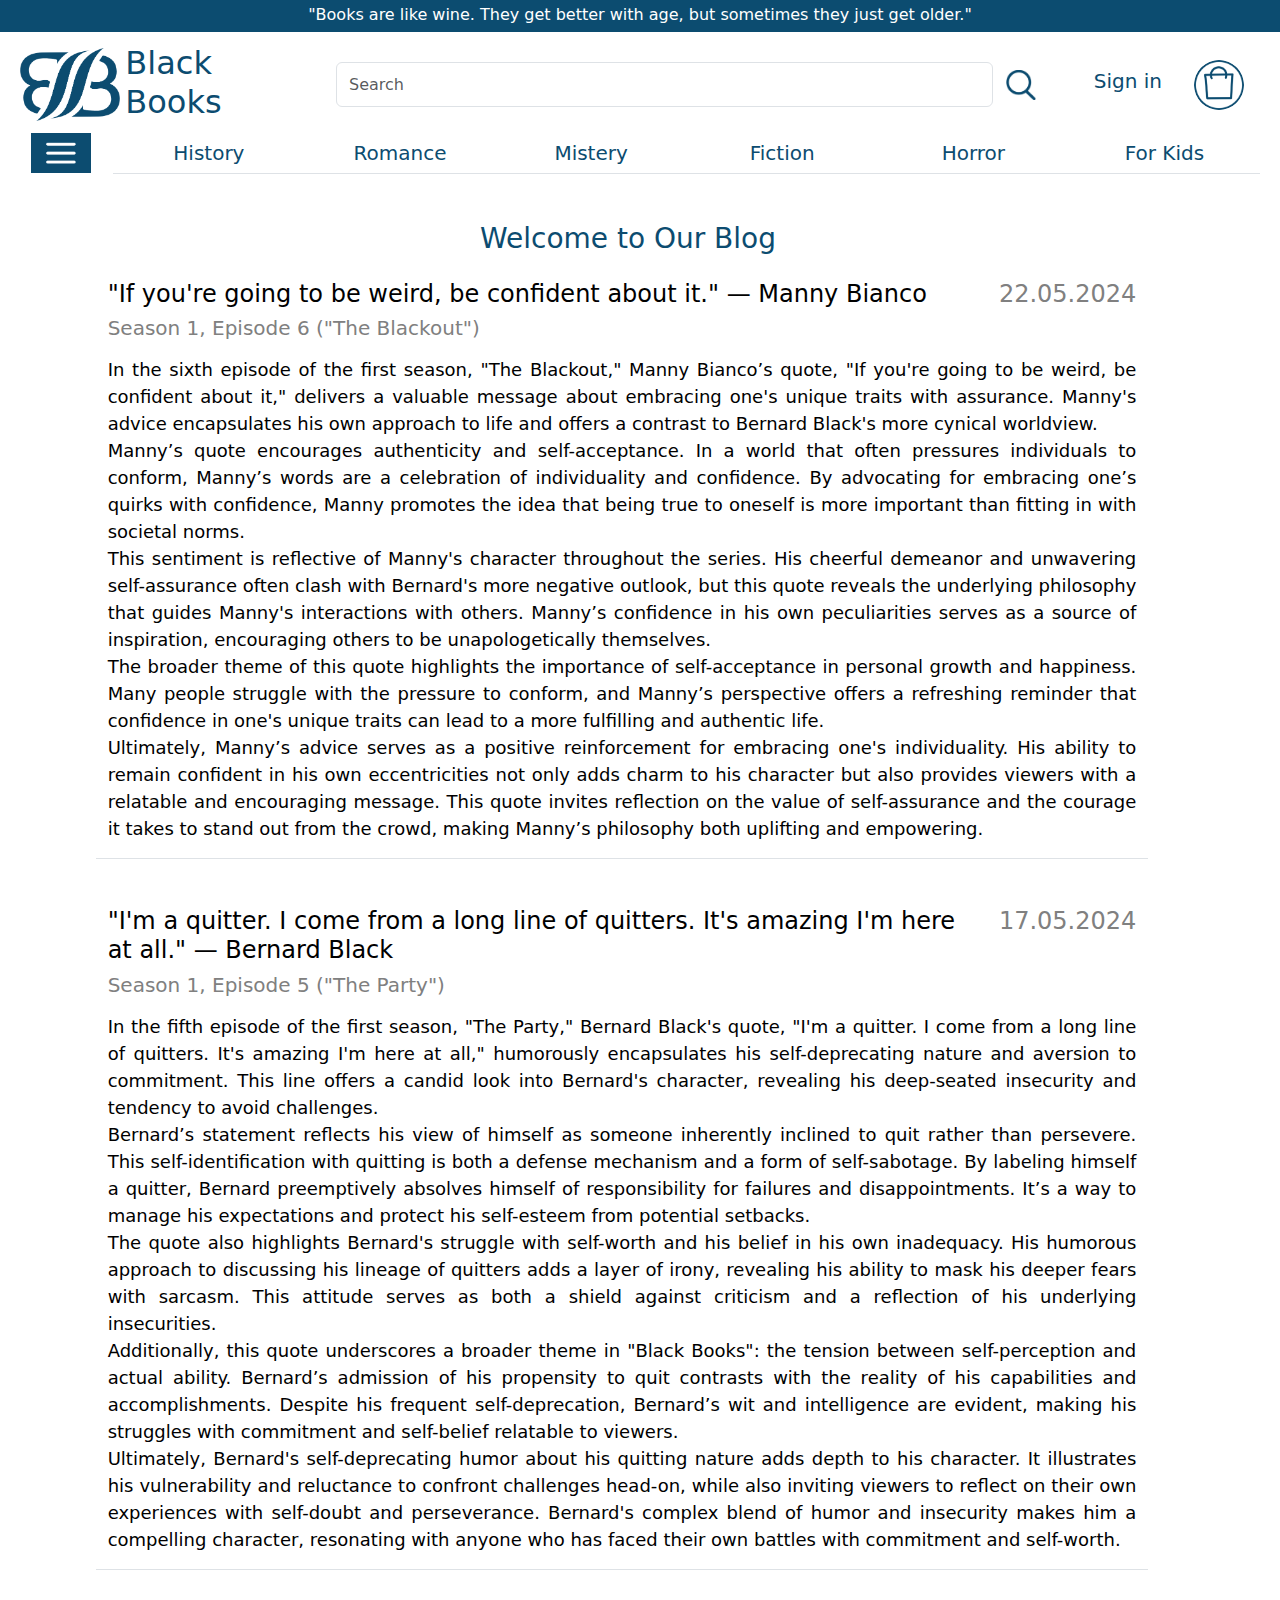
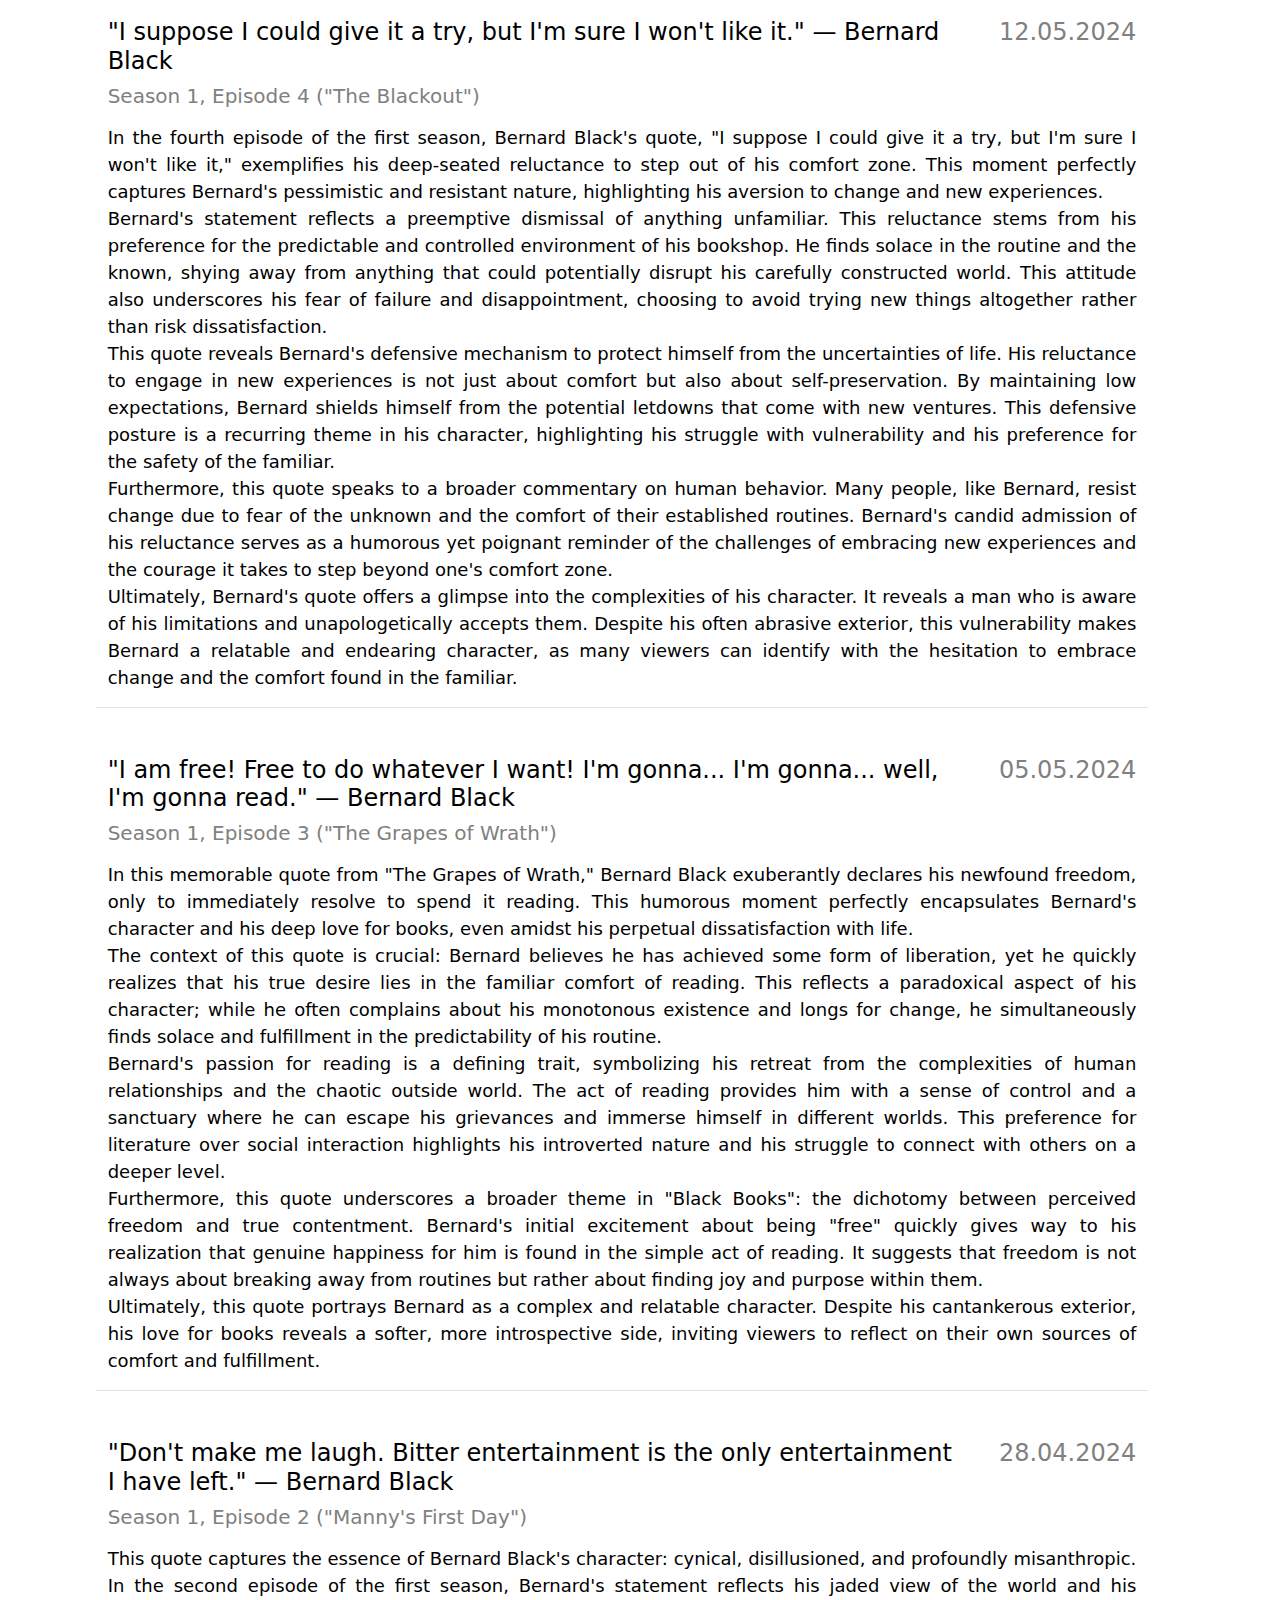
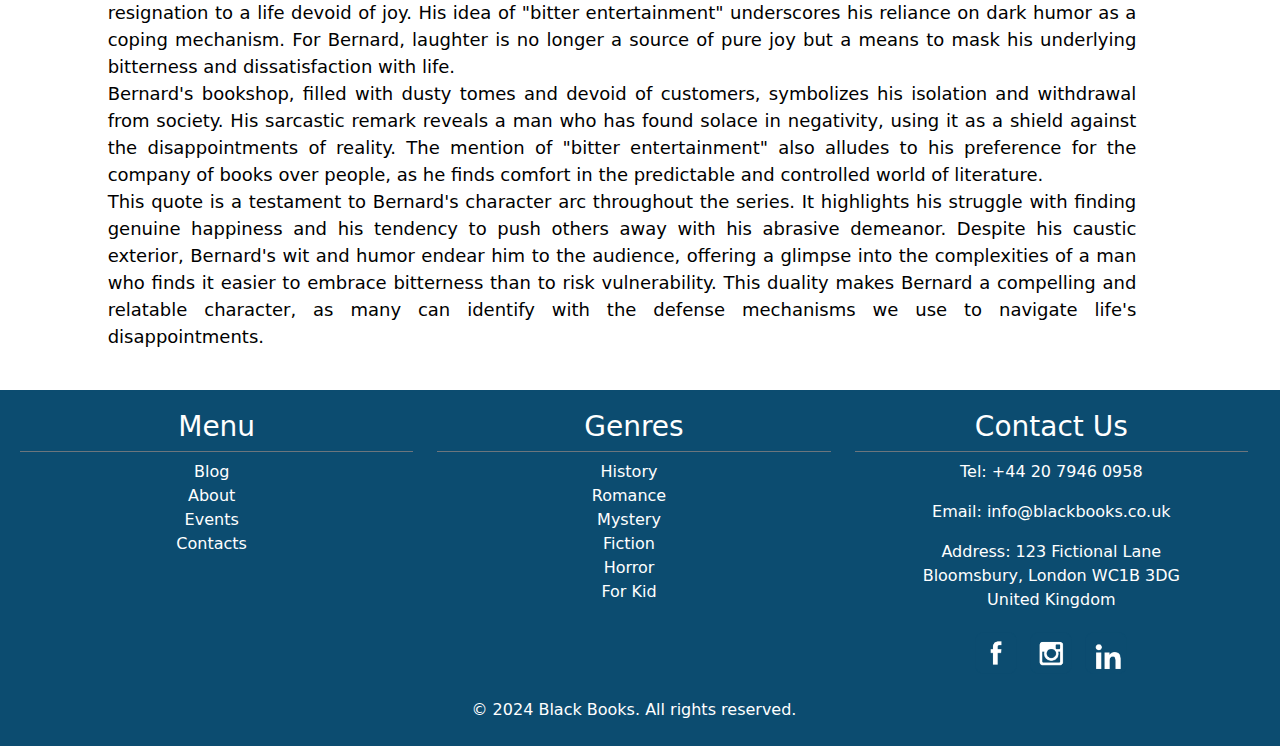
<file: html/blog.html>
<!DOCTYPE html>
<html lang="en">

<head>
    <meta charset="UTF-8">
    <meta name="viewport" content="width=device-width, initial-scale=1.0">
    <title>Blog | Black Books</title>
    <link rel="shortcut icon" href="../images/logo.png" type="image/x-icon">
    <link rel="stylesheet" href="../css/bootstrap.css">
    <link rel="stylesheet" href="https://cdnjs.cloudflare.com/ajax/libs/font-awesome/6.3.0/css/all.min.css"
        type="text/css">
    <link rel="stylesheet" href="../css/style.css" type="text/css">
    <script src="../js/script.js" defer></script>
    <script src="https://code.jquery.com/jquery-3.5.1.slim.min.js"></script>
    <script src="https://cdn.jsdelivr.net/npm/@popperjs/core@2.9.3/dist/umd/popper.min.js"></script>
    <script src="https://stackpath.bootstrapcdn.com/bootstrap/4.5.2/js/bootstrap.min.js"></script>


</head>

<body>
    <div class="row" id="quote">
        <h6>"Books are like wine. They get better with age, but sometimes they just get older."</h6>
    </div>
    <header class="p-sticky">
        <div class="row m-2 mb-1 bg-white d-flex flex-wrap">
            <div class="col-lg-1 d-flex align-items-center">
                <a href="index.html">
                    <img class="rounded img-fluid" id="logo-img" src="../images/logo.png" alt=""
                        style="max-width: 100px;">
                </a>
            </div>
            <div class="col-sm-2 mt-1 d-flex align-items-center">
                <a style="text-decoration: none;" href="index.html">
                    <h2 style="color:#0C4C70;">Black Books</h2>
                </a>
            </div>
            <div class="col-md-7 d-flex align-items-center">
                <input id="input" class="form-control mr-sm-2 h-50" type="search" placeholder="Search"
                    aria-label="Search">
                <button class="btn my-2 my-sm-0" type="submit">
                    <img src="../images/search.png" alt="" style="height:30px;">
                </button>
            </div>
            <div class="col-sm-2 d-flex align-items-center justify-content-end" id="sign-in">
                <a class="m-3 signin-link" style="text-decoration: none;" href="#" data-toggle="modal"
                    data-target="#registrationModal">
                    <h5 style="color:#0C4C70;">Sign in</h5>
                </a>
                <a class="m-3" href="">
                    <img class="rounded-circle" id="cart-img" style="height:50px" src="../images/cart.png" alt="">
                </a>
            </div>
        </div>
        <div class="row m-2 mt-0 bg-white">
            <div class="col-md-1 d-flex justify-content-center">
                <div class="nav">
                    <ul>
                        <li class="menu-first-line"><img src="../images/menu-lines.png" class="img-menu-lines img-fluid"
                                style="width:60px; margin-left: 0;" alt="menu-lines">
                            <h5>Menu</h5>
                        </li>
                        <li><a href="blog.html"><img style="width:40px;" src="../images/blog.png" alt=""></a>
                            <a href="blog.html">
                                <h5>Blog</h5>
                            </a>
                        </li>
                        <li><a href="events.html"><img style="width:40px;" src="../images/events.png" alt=""></a>
                            <a href="events.html">
                                <h5>Events</h5>
                            </a>
                        </li>
                        <li><a href="about.html"><img style="width:40px;" src="../images/about.png" alt=""></a>
                            <a href="about.html">
                                <h5>About</h5>
                            </a>
                        </li>
                        <li><a href="contacts.html"><img style="width:40px;" src="../images/contacts.png" alt=""></a>
                            <a href="contacts.html">
                                <h5>Contacts</h5>
                            </a>
                        </li>
                    </ul>
                </div>
            </div>
            <div class="col-md-11">
                <div class="row border-bottom pt-2" id="genres">
                    <div class="col-2 d-flex justify-content-center">
                        <h5 class="genre-filter">History</h5>
                    </div>
                    <div class="col-2  d-flex justify-content-center">
                        <h5 class="genre-filter">Romance</h5>
                    </div>
                    <div class="col-2  d-flex justify-content-center">
                        <h5 class="genre-filter">Mistery</h5>
                    </div>
                    <div class="col-2  d-flex justify-content-center">
                        <h5 class="genre-filter">Fiction</h5>
                    </div>
                    <div class="col-2  d-flex justify-content-center">
                        <h5 class="genre-filter">Horror</h5>
                    </div>
                    <div class="col-2  d-flex justify-content-center">
                        <h5 class="genre-filter">For Kids</h5>
                    </div>
                </div>
            </div>

        </div>
    </header>
    <!-- Registration Modal -->
    <div class="modal fade" id="registrationModal" tabindex="-1" role="dialog" aria-labelledby="registrationModalLabel"
        aria-hidden="true">
        <div class="modal-dialog" role="document">
            <div class="modal-content">
                <div class="modal-header">
                    <h5 class="modal-title" id="registrationModalLabel">Sign Up</h5>
                    <button type="button" class="close close-btn" data-dismiss="modal" aria-label="Close">
                        <span aria-hidden="true">&times;</span>
                    </button>
                </div>
                <div class="modal-body">
                    <form id="registrationForm">
                        <div class="form-group mb-3">
                            <label for="full-name">Full Name</label>
                            <input type="text" class="form-control" id="full-name" name="full_name" required
                                placeholder="Name Surname">
                            <small class="form-text text-muted">Your real name helps us personalize your
                                experience.</small>
                        </div>
                        <div class="form-group mb-3">
                            <label for="email">Email</label>
                            <input type="email" class="form-control" id="email" name="email" required
                                placeholder="example@gmail.com">
                            <small class="form-text text-muted">We’ll send you updates on new books and exclusive
                                offers.</small>
                        </div>
                        <div class="form-group mb-3">
                            <label for="password">Password</label>
                            <input type="password" class="form-control" id="password" name="password" required>
                            <small class="form-text text-muted">Use at least 8 characters, including a mix of letters
                                and numbers.</small>
                        </div>
                        <div class="form-group mb-3">
                            <label for="birth-date">Date of Birth</label>
                            <input type="date" class="form-control" id="birth-date" name="birth_date" required>
                            <small class="form-text text-muted">We use your date of birth to offer age-specific
                                recommendations and discounts.</small>
                        </div>
                        <div class="form-group mb-3">
                            <label for="favorite-genre">Favorite Genre</label>
                            <select class="form-control" id="favorite-genre" name="favorite_genre" required>
                                <option value="" disabled selected>Select your favorite genre</option>
                                <option value="History">History</option>
                                <option value="Romance">Romance</option>
                                <option value="Mystery">Mystery</option>
                                <option value="Fiction">Fiction</option>
                                <option value="Horror">Horror</option>
                                <option value="For Kids">For Kids</option>
                            </select>
                            <small class="form-text text-muted">This helps us recommend books you'll love.</small>
                        </div>
                        <div class="form-group">
                            <div class="form-check">
                                <input type="checkbox" class="form-check-input" id="newsletter" name="newsletter">
                                <label class="form-check-label" for="newsletter">Subscribe to our newsletter for book
                                    reviews and special discounts</label>
                            </div>
                        </div>
                        <button type="button" class="btn buy-now mt-3 btn-block" id="previewButton">Sign Up</button>
                    </form>
                </div>
            </div>
        </div>
    </div>

    <!-- Confirmation Modal -->
    <div class="modal fade" id="confirmationModal" tabindex="-1" role="dialog" aria-labelledby="confirmationModalLabel"
        aria-hidden="true">
        <div class="modal-dialog" role="document">
            <div class="modal-content">
                <div class="modal-header">
                    <h5 class="modal-title" id="confirmationModalLabel">Confirm Your Details</h5>
                    <button type="button" class="close close-btn" data-dismiss="modal" aria-label="Close">
                        <span aria-hidden="true">&times;</span>
                    </button>
                </div>
                <div class="modal-body">
                    <ul id="confirmationList"></ul>
                </div>
                <div class="modal-footer">
                    <button type="button" class="btn buy-now" id="confirmButton">Continue</button>
                </div>
            </div>
        </div>
    </div>
    <script>
        document.getElementById('previewButton').addEventListener('click', function (event) {
            event.preventDefault();

            const fullName = document.getElementById('full-name').value;
            const email = document.getElementById('email').value;
            const password = document.getElementById('password').value;
            const birthDate = document.getElementById('birth-date').value;
            const favoriteGenre = document.getElementById('favorite-genre').value;
            const newsletter = document.getElementById('newsletter').checked ? 'Yes' : 'No';

            const confirmationList = document.getElementById('confirmationList');
            confirmationList.innerHTML = `
    <li><strong>Full Name: </strong> &nbsp&nbsp ${fullName}</li>
    <li><strong>Email: </strong> &nbsp&nbsp ${email}</li>
    <li><strong>Password: </strong> &nbsp&nbsp ${'*'.repeat(password.length)}</li>
    <li><strong>Date of Birth: </strong> &nbsp&nbsp ${birthDate}</li>
    <li><strong>Favorite Genre: </strong> &nbsp&nbsp ${favoriteGenre}</li>
    <li><strong>Subscribe to Newsletter: </strong> &nbsp&nbsp ${newsletter}</li>
`;

            $('#registrationModal').modal('hide');
            $('#confirmationModal').modal('show');
        });
        $(document).ready(function () {
            document.getElementById('confirmButton').addEventListener('click', function () {
                // Hide the modal
                $('#confirmationModal').modal('hide');
                // Remove the backdrop
                $('.modal-backdrop').remove();
            });
        });
    </script>

    <main>
        <div class="row mt-5">
            <div class="col-1"></div>
            <div class="col-10">
                <div class="about-header row mb-3">
                    <h3>Welcome to Our Blog</h3>
                </div>
                <div class="blog-post row mb-5">
                    <div class="col-12">
                        <div class="post-header row">
                            <div class="post-title col-md-10">
                                <h4>"If you're going to be weird, be confident about it." — Manny Bianco</h4>
                                <h5 class="episode">Season 1, Episode 6 ("The Blackout")</h5>
                            </div>
                            <div class="post-date col-md-2">
                                <h4>22.05.2024</h4>
                            </div>
                        </div>
                        <div class="post-body row mt-2 border-bottom">
                            <p>In the sixth episode of the first season, "The Blackout," Manny Bianco’s quote, "If
                                you're going to be weird, be confident about it," delivers a valuable message about
                                embracing one's unique traits with assurance. Manny's advice encapsulates his own
                                approach to life and offers a contrast to Bernard Black's more cynical worldview.<br>
                                Manny’s quote encourages authenticity and self-acceptance. In a world that often
                                pressures individuals to conform, Manny’s words are a celebration of individuality and
                                confidence. By advocating for embracing one’s quirks with confidence, Manny promotes the
                                idea that being true to oneself is more important than fitting in with societal
                                norms.<br>
                                This sentiment is reflective of Manny's character throughout the series. His cheerful
                                demeanor and unwavering self-assurance often clash with Bernard's more negative outlook,
                                but this quote reveals the underlying philosophy that guides Manny's interactions with
                                others. Manny’s confidence in his own peculiarities serves as a source of inspiration,
                                encouraging others to be unapologetically themselves.<br>
                                The broader theme of this quote highlights the importance of self-acceptance in personal
                                growth and happiness. Many people struggle with the pressure to conform, and Manny’s
                                perspective offers a refreshing reminder that confidence in one's unique traits can lead
                                to a more fulfilling and authentic life.<br>
                                Ultimately, Manny’s advice serves as a positive reinforcement for embracing one's
                                individuality. His ability to remain confident in his own eccentricities not only adds
                                charm to his character but also provides viewers with a relatable and encouraging
                                message. This quote invites reflection on the value of self-assurance and the courage it
                                takes to stand out from the crowd, making Manny’s philosophy both uplifting and
                                empowering.</p>
                        </div>
                    </div>
                </div>

                <div class="blog-post row mb-5">
                    <div class="col-12">
                        <div class="post-header row">
                            <div class="post-title col-md-10">
                                <h4>"I'm a quitter. I come from a long line of quitters. It's amazing I'm here at all."
                                    — Bernard Black</h4>
                                <h5 class="episode">Season 1, Episode 5 ("The Party")</h5>
                            </div>
                            <div class="post-date col-md-2">
                                <h4>17.05.2024</h4>
                            </div>
                        </div>
                        <div class="post-body row mt-2 border-bottom">
                            <p>In the fifth episode of the first season, "The Party," Bernard Black's quote, "I'm a
                                quitter. I come from a long line of quitters. It's amazing I'm here at all," humorously
                                encapsulates his self-deprecating nature and aversion to commitment. This line offers a
                                candid look into Bernard's character, revealing his deep-seated insecurity and tendency
                                to avoid challenges.<br>
                                Bernard’s statement reflects his view of himself as someone inherently inclined to quit
                                rather than persevere. This self-identification with quitting is both a defense
                                mechanism and a form of self-sabotage. By labeling himself a quitter, Bernard
                                preemptively absolves himself of responsibility for failures and disappointments. It’s a
                                way to manage his expectations and protect his self-esteem from potential setbacks.<br>
                                The quote also highlights Bernard's struggle with self-worth and his belief in his own
                                inadequacy. His humorous approach to discussing his lineage of quitters adds a layer of
                                irony, revealing his ability to mask his deeper fears with sarcasm. This attitude serves
                                as both a shield against criticism and a reflection of his underlying insecurities.<br>
                                Additionally, this quote underscores a broader theme in "Black Books": the tension
                                between self-perception and actual ability. Bernard’s admission of his propensity to
                                quit contrasts with the reality of his capabilities and accomplishments. Despite his
                                frequent self-deprecation, Bernard’s wit and intelligence are evident, making his
                                struggles with commitment and self-belief relatable to viewers.<br>
                                Ultimately, Bernard's self-deprecating humor about his quitting nature adds depth to his
                                character. It illustrates his vulnerability and reluctance to confront challenges
                                head-on, while also inviting viewers to reflect on their own experiences with self-doubt
                                and perseverance. Bernard's complex blend of humor and insecurity makes him a compelling
                                character, resonating with anyone who has faced their own battles with commitment and
                                self-worth.</p>
                        </div>
                    </div>
                </div>

                <div class="blog-post row mb-5">
                    <div class="col-12">
                        <div class="post-header row">
                            <div class="post-title col-md-10">
                                <h4>"I suppose I could give it a try, but I'm sure I won't like it." — Bernard Black
                                </h4>
                                <h5 class="episode">Season 1, Episode 4 ("The Blackout")</h5>
                            </div>
                            <div class="post-date col-md-2">
                                <h4>12.05.2024</h4>
                            </div>
                        </div>
                        <div class="post-body row mt-2 border-bottom">
                            <p>In the fourth episode of the first season, Bernard Black's quote, "I suppose I could give
                                it a try, but I'm sure I won't like it," exemplifies his deep-seated reluctance to step
                                out of his comfort zone. This moment perfectly captures Bernard's pessimistic and
                                resistant nature, highlighting his aversion to change and new experiences.<br>
                                Bernard's statement reflects a preemptive dismissal of anything unfamiliar. This
                                reluctance stems from his preference for the predictable and controlled environment of
                                his bookshop. He finds solace in the routine and the known, shying away from anything
                                that could potentially disrupt his carefully constructed world. This attitude also
                                underscores his fear of failure and disappointment, choosing to avoid trying new things
                                altogether rather than risk dissatisfaction.<br>
                                This quote reveals Bernard's defensive mechanism to protect himself from the
                                uncertainties of life. His reluctance to engage in new experiences is not just about
                                comfort but also about self-preservation. By maintaining low expectations, Bernard
                                shields himself from the potential letdowns that come with new ventures. This defensive
                                posture is a recurring theme in his character, highlighting his struggle with
                                vulnerability and his preference for the safety of the familiar.<br>
                                Furthermore, this quote speaks to a broader commentary on human behavior. Many people,
                                like Bernard, resist change due to fear of the unknown and the comfort of their
                                established routines. Bernard's candid admission of his reluctance serves as a humorous
                                yet poignant reminder of the challenges of embracing new experiences and the courage it
                                takes to step beyond one's comfort zone.<br>
                                Ultimately, Bernard's quote offers a glimpse into the complexities of his character. It
                                reveals a man who is aware of his limitations and unapologetically accepts them. Despite
                                his often abrasive exterior, this vulnerability makes Bernard a relatable and endearing
                                character, as many viewers can identify with the hesitation to embrace change and the
                                comfort found in the familiar.</p>
                        </div>
                    </div>
                </div>

                <div class="blog-post row mb-5">
                    <div class="col-12">
                        <div class="post-header row">
                            <div class="post-title col-md-10">
                                <h4>"I am free! Free to do whatever I want! I'm gonna... I'm gonna... well, I'm gonna
                                    read." — Bernard Black</h4>
                                <h5 class="episode">Season 1, Episode 3 ("The Grapes of Wrath")</h5>
                            </div>
                            <div class="post-date col-md-2">
                                <h4>05.05.2024</h4>
                            </div>
                        </div>
                        <div class="post-body row mt-2 border-bottom">
                            <p>In this memorable quote from "The Grapes of Wrath," Bernard Black exuberantly declares
                                his newfound freedom, only to immediately resolve to spend it reading. This humorous
                                moment perfectly encapsulates Bernard's character and his deep love for books, even
                                amidst his perpetual dissatisfaction with life.<br>
                                The context of this quote is crucial: Bernard believes he has achieved some form of
                                liberation, yet he quickly realizes that his true desire lies in the familiar comfort of
                                reading. This reflects a paradoxical aspect of his character; while he often complains
                                about his monotonous existence and longs for change, he simultaneously finds solace and
                                fulfillment in the predictability of his routine.<br>
                                Bernard's passion for reading is a defining trait, symbolizing his retreat from the
                                complexities of human relationships and the chaotic outside world. The act of reading
                                provides him with a sense of control and a sanctuary where he can escape his grievances
                                and immerse himself in different worlds. This preference for literature over social
                                interaction highlights his introverted nature and his struggle to connect with others on
                                a deeper level.<br>
                                Furthermore, this quote underscores a broader theme in "Black Books": the dichotomy
                                between perceived freedom and true contentment. Bernard's initial excitement about being
                                "free" quickly gives way to his realization that genuine happiness for him is found in
                                the simple act of reading. It suggests that freedom is not always about breaking away
                                from routines but rather about finding joy and purpose within them.<br>
                                Ultimately, this quote portrays Bernard as a complex and relatable character. Despite
                                his cantankerous exterior, his love for books reveals a softer, more introspective side,
                                inviting viewers to reflect on their own sources of comfort and fulfillment.</p>
                        </div>
                    </div>
                </div>
                <div class="blog-post row mb-4">
                    <div class="col-12">
                        <div class="post-header row">
                            <div class="post-title col-md-10">
                                <h4>"Don't make me laugh. Bitter entertainment is the only entertainment I have left." —
                                    Bernard Black</h4>
                                <h5 class="episode">Season 1, Episode 2 ("Manny's First Day")</h5>
                            </div>
                            <div class="post-date col-md-2">
                                <h4>28.04.2024</h4>
                            </div>
                        </div>
                        <div class="post-body row mt-2">
                            <p>This quote captures the essence of Bernard Black's character: cynical, disillusioned, and
                                profoundly misanthropic. In the second episode of the first season, Bernard's statement
                                reflects his jaded view of the world and his resignation to a life devoid of joy. His
                                idea
                                of "bitter entertainment" underscores his reliance on dark humor as a coping mechanism.
                                For
                                Bernard, laughter is no longer a source of pure joy but a means to mask his underlying
                                bitterness and dissatisfaction with life. <br>
                                Bernard's bookshop, filled with dusty tomes and devoid of customers, symbolizes his
                                isolation and withdrawal from society. His sarcastic remark reveals a man who has found
                                solace in negativity, using it as a shield against the disappointments of reality. The
                                mention of "bitter entertainment" also alludes to his preference for the company of
                                books
                                over people, as he finds comfort in the predictable and controlled world of literature.
                                <br>
                                This quote is a testament to Bernard's character arc throughout the series. It
                                highlights
                                his struggle with finding genuine happiness and his tendency to push others away with
                                his
                                abrasive demeanor. Despite his caustic exterior, Bernard's wit and humor endear him to
                                the
                                audience, offering a glimpse into the complexities of a man who finds it easier to
                                embrace
                                bitterness than to risk vulnerability. This duality makes Bernard a compelling and
                                relatable
                                character, as many can identify with the defense mechanisms we use to navigate life's
                                disappointments.
                            </p>
                        </div>
                    </div>
                </div>


            </div>
            <div class="col-1"></div>

        </div>
    </main>
    <footer>
        <div class="row">
            <!-- Menu Section -->
            <div class="col-4">
                <h3 class="pb-2 border-bottom border-secondary">Menu</h3>
                <ul class="d-flex flex-column align-items-center" style="list-style: none; padding: 0;">
                    <li><a href="blog.html">Blog</a></li>
                    <li><a href="about.html">About</a></li>
                    <li><a href="events.html">Events</a></li>
                    <li><a href="contacts.html">Contacts</a></li>
                </ul>
            </div>
            <!-- Navigation Panel Section -->
            <div class="col-4 ">
                <h3 class="pb-2 border-bottom border-secondary">Genres</h3>
                <ul class="d-flex flex-column align-items-center" style="list-style: none; padding: 0;">
                    <li class="genre-filter">History</li>
                    <li class="genre-filter">Romance</li>
                    <li class="genre-filter">Mystery</li>
                    <li class="genre-filter">Fiction</li>
                    <li class="genre-filter">Horror</li>
                    <li class="genre-filter">For Kid</li>
                </ul>
            </div>
            <!-- Contact Information Section -->
            <div class="col-4">
                <h3 class="pb-2 border-bottom border-secondary">Contact Us</h3>
                <p>Tel: <a href="tel:+44 20 7946 0958">+44 20 7946
                        0958</a></p>
                <p>Email: <a href="mailto:..." style="color: #fff;">info@blackbooks.co.uk</a></p>
                <p class="mb-0">Address: 123 Fictional Lane</p>
                <p class="mb-0">Bloomsbury, London WC1B 3DG</p>
                <p>United Kingdom</p>
                <div>
                    <a href="https://www.facebook.com/"><img src="../images/footer-fb.png" alt="Facebook" id="fb"></a>
                    <a href="https://www.instagram.com/"><img src="../images/footer-ig.png" alt="Instagram" id="ig"></a>
                    <a href="https://www.linkedin.com/feed/"><img src="../images/footer-in.png" alt="LinkedIn"
                            id="in"></a>
                </div>
            </div>
        </div>
        <div class="row mt-3 p-1 d-flex justify-content-center">
            &copy; 2024 Black Books. All rights reserved.
        </div>
    </footer>
</body>

</html>
</file>
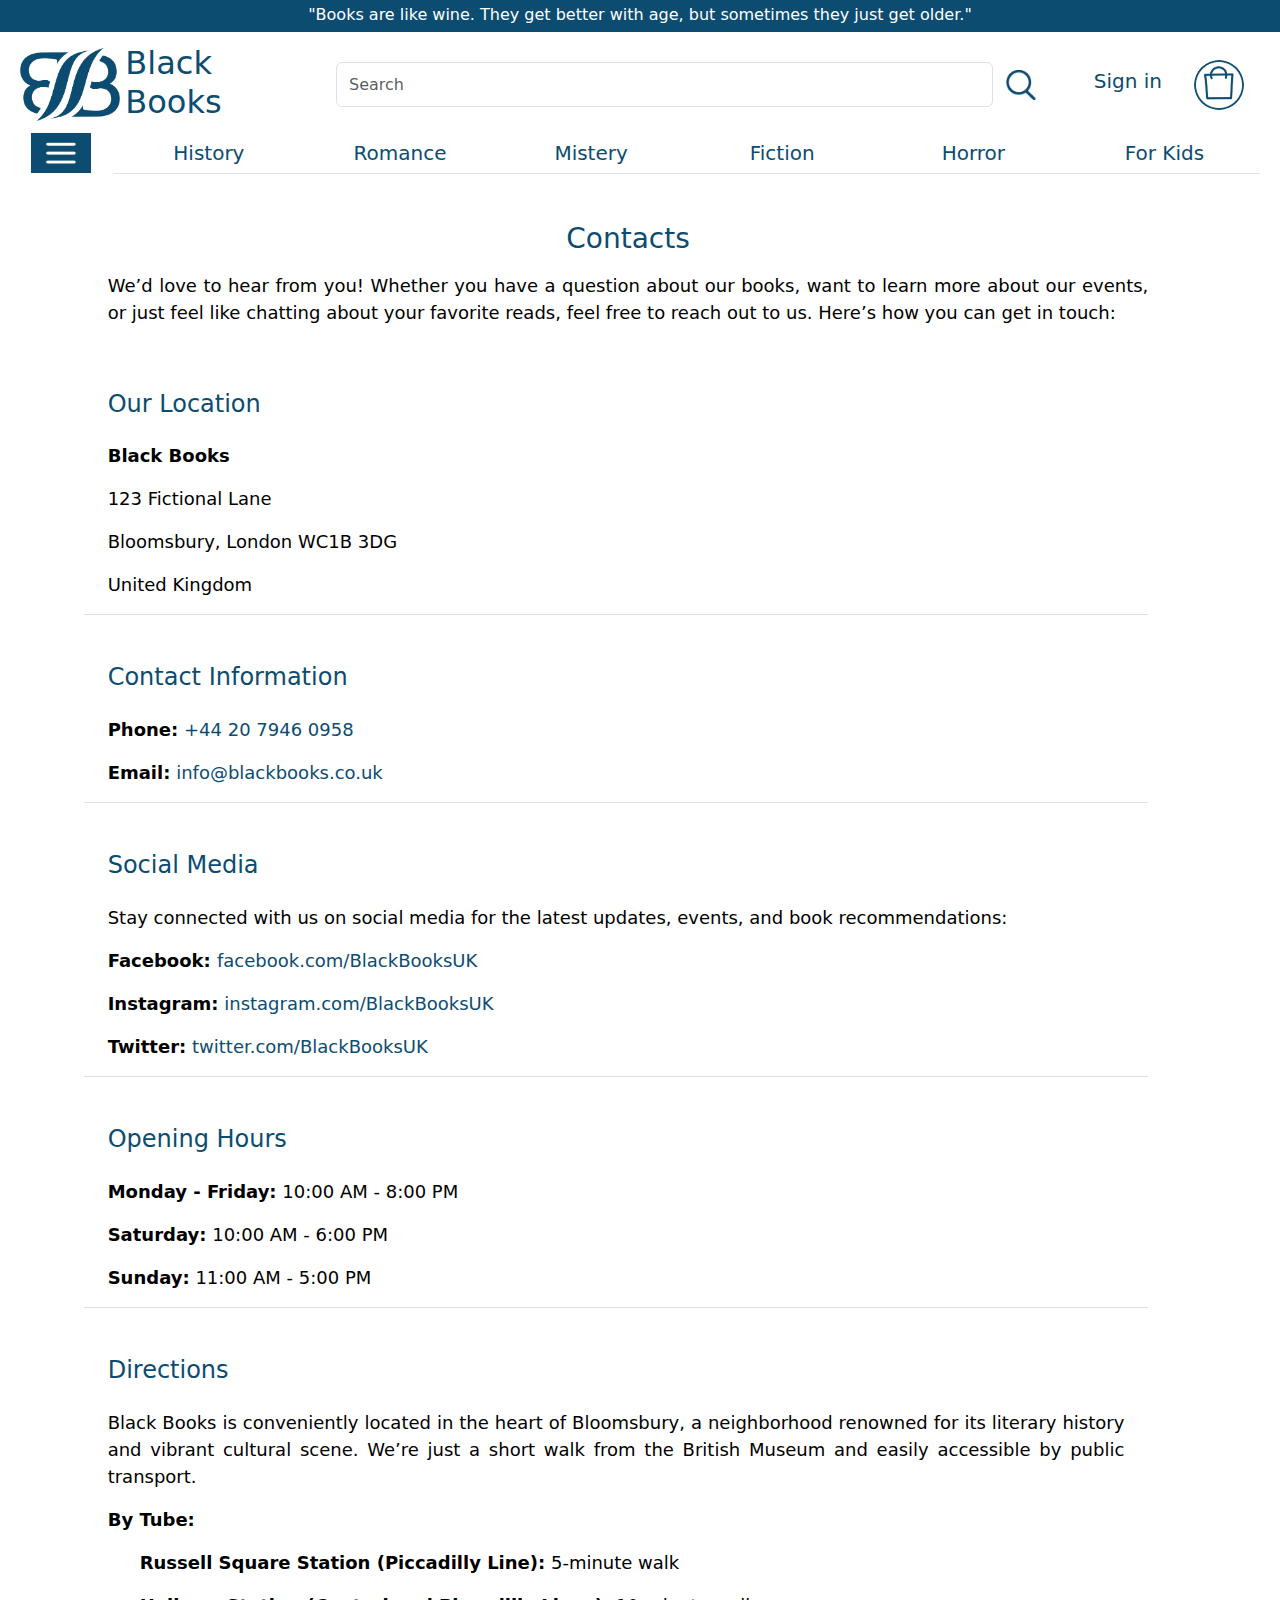
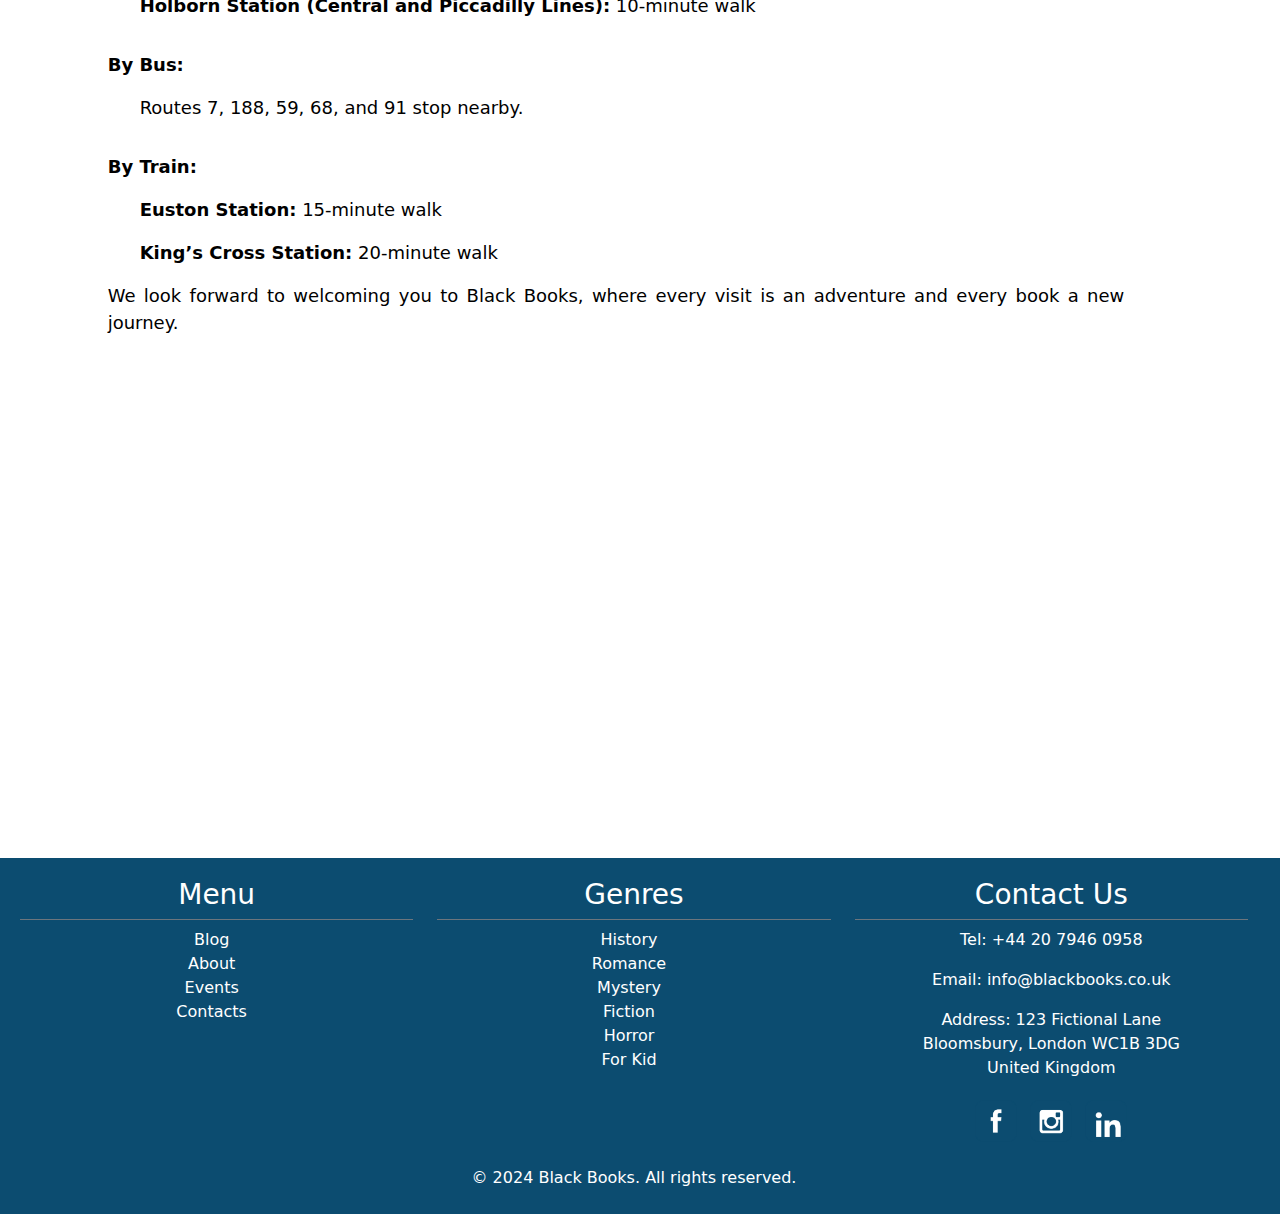
<file: html/contacts.html>
<!DOCTYPE html>
<html lang="en">

<head>
    <meta charset="UTF-8">
    <meta name="viewport" content="width=device-width, initial-scale=1.0">
    <title>Contacts | Black Books</title>
    <link rel="shortcut icon" href="../images/logo.png" type="image/x-icon">
    <link rel="stylesheet" href="../css/bootstrap.css">
    <link rel="stylesheet" href="../css/style.css" type="text/css">
    <link rel="stylesheet" href="https://cdnjs.cloudflare.com/ajax/libs/font-awesome/6.3.0/css/all.min.css"
        type="text/css">
    <script src="../js/script.js" defer></script>
    <script src="https://code.jquery.com/jquery-3.5.1.slim.min.js"></script>
    <script src="https://cdn.jsdelivr.net/npm/@popperjs/core@2.9.3/dist/umd/popper.min.js"></script>
    <script src="https://stackpath.bootstrapcdn.com/bootstrap/4.5.2/js/bootstrap.min.js"></script>


</head>

<body>
    <div class="row" id="quote">
        <h6>"Books are like wine. They get better with age, but sometimes they just get older."</h6>
    </div>
    <header class="p-sticky">
        <div class="row m-2 mb-1 bg-white">
            <div class="col-lg-1 d-flex align-items-center">
                <a href="index.html">
                    <img class="rounded img-fluid" id="logo-img" src="../images/logo.png" alt=""
                        style="max-width: 100px;">
                </a>
            </div>
            <div class="col-sm-2 mt-1 d-flex align-items-center">
                <a style="text-decoration: none;" href="index.html">
                    <h2 style="color:#0C4C70;">Black Books</h2>
                </a>
            </div>
            <div class="col-md-7 d-flex align-items-center">
                <input id="input" class="form-control mr-sm-2 h-50" type="search" placeholder="Search"
                    aria-label="Search">
                <button class="btn my-2 my-sm-0" type="submit">
                    <img src="../images/search.png" alt="" style="height:30px;">
                </button>
            </div>
            <div class="col-md-2 d-flex align-items-center justify-content-end" id="sign-in">
                <a class="m-3 signin-link" style="text-decoration: none;" href="#" data-toggle="modal"
                    data-target="#registrationModal">
                    <h5 style="color:#0C4C70;">Sign in</h5>
                </a>
                <a class="m-3" href="">
                    <img class="rounded-circle" id="cart-img" style="height:50px" src="../images/cart.png" alt="">
                </a>
            </div>
        </div>
        <div class="row m-2 mt-0 bg-white">
            <div class="col-md-1 d-flex justify-content-center">
                <div class="nav">
                    <ul>
                        <li class="menu-first-line"><img src="../images/menu-lines.png" class="img-menu-lines img-fluid"
                                style="width:60px; margin-left: 0;" alt="menu-lines">
                            <h5>Menu</h5>
                        </li>
                        <li><a href="blog.html"><img style="width:40px;" src="../images/blog.png" alt=""></a>
                            <a href="blog.html">
                                <h5>Blog</h5>
                            </a>
                        </li>
                        <li><a href="events.html"><img style="width:40px;" src="../images/events.png" alt=""></a>
                            <a href="events.html">
                                <h5>Events</h5>
                            </a>
                        </li>
                        <li><a href="about.html"><img style="width:40px;" src="../images/about.png" alt=""></a>
                            <a href="about.html">
                                <h5>About</h5>
                            </a>
                        </li>
                        <li><a href="contacts.html"><img style="width:40px;" src="../images/contacts.png" alt=""></a>
                            <a href="contacts.html">
                                <h5>Contacts</h5>
                            </a>
                        </li>
                    </ul>
                </div>
            </div>
            <div class="col-md-11">
                <div class="row border-bottom pt-2" id="genres">
                    <div class="col-2 d-flex justify-content-center">
                        <h5 class="genre-filter">History</h5>
                    </div>
                    <div class="col-2  d-flex justify-content-center">
                        <h5 class="genre-filter">Romance</h5>
                    </div>
                    <div class="col-2  d-flex justify-content-center">
                        <h5 class="genre-filter">Mistery</h5>
                    </div>
                    <div class="col-2  d-flex justify-content-center">
                        <h5 class="genre-filter">Fiction</h5>
                    </div>
                    <div class="col-2  d-flex justify-content-center">
                        <h5 class="genre-filter">Horror</h5>
                    </div>
                    <div class="col-2  d-flex justify-content-center">
                        <h5 class="genre-filter">For Kids</h5>
                    </div>
                </div>
            </div>

        </div>
    </header>
    <!-- Registration Modal -->
    <div class="modal fade" id="registrationModal" tabindex="-1" role="dialog" aria-labelledby="registrationModalLabel"
        aria-hidden="true">
        <div class="modal-dialog" role="document">
            <div class="modal-content">
                <div class="modal-header">
                    <h5 class="modal-title" id="registrationModalLabel">Sign Up</h5>
                    <button type="button" class="close close-btn" data-dismiss="modal" aria-label="Close">
                        <span aria-hidden="true">&times;</span>
                    </button>
                </div>
                <div class="modal-body">
                    <form id="registrationForm">
                        <div class="form-group mb-3">
                            <label for="full-name">Full Name</label>
                            <input type="text" class="form-control" id="full-name" name="full_name" required
                                placeholder="Name Surname">
                            <small class="form-text text-muted">Your real name helps us personalize your
                                experience.</small>
                        </div>
                        <div class="form-group mb-3">
                            <label for="email">Email</label>
                            <input type="email" class="form-control" id="email" name="email" required
                                placeholder="example@gmail.com">
                            <small class="form-text text-muted">We’ll send you updates on new books and exclusive
                                offers.</small>
                        </div>
                        <div class="form-group mb-3">
                            <label for="password">Password</label>
                            <input type="password" class="form-control" id="password" name="password" required>
                            <small class="form-text text-muted">Use at least 8 characters, including a mix of letters
                                and numbers.</small>
                        </div>
                        <div class="form-group mb-3">
                            <label for="birth-date">Date of Birth</label>
                            <input type="date" class="form-control" id="birth-date" name="birth_date" required>
                            <small class="form-text text-muted">We use your date of birth to offer age-specific
                                recommendations and discounts.</small>
                        </div>
                        <div class="form-group mb-3">
                            <label for="favorite-genre">Favorite Genre</label>
                            <select class="form-control" id="favorite-genre" name="favorite_genre" required>
                                <option value="" disabled selected>Select your favorite genre</option>
                                <option value="History">History</option>
                                <option value="Romance">Romance</option>
                                <option value="Mystery">Mystery</option>
                                <option value="Fiction">Fiction</option>
                                <option value="Horror">Horror</option>
                                <option value="For Kids">For Kids</option>
                            </select>
                            <small class="form-text text-muted">This helps us recommend books you'll love.</small>
                        </div>
                        <div class="form-group">
                            <div class="form-check">
                                <input type="checkbox" class="form-check-input" id="newsletter" name="newsletter">
                                <label class="form-check-label" for="newsletter">Subscribe to our newsletter for book
                                    reviews and special discounts</label>
                            </div>
                        </div>
                        <button type="button" class="btn buy-now mt-3 btn-block" id="previewButton">Sign Up</button>
                    </form>
                </div>
            </div>
        </div>
    </div>

    <!-- Confirmation Modal -->
    <div class="modal fade" id="confirmationModal" tabindex="-1" role="dialog" aria-labelledby="confirmationModalLabel"
        aria-hidden="true">
        <div class="modal-dialog" role="document">
            <div class="modal-content">
                <div class="modal-header">
                    <h5 class="modal-title" id="confirmationModalLabel">Confirm Your Details</h5>
                    <button type="button" class="close close-btn" data-dismiss="modal" aria-label="Close">
                        <span aria-hidden="true">&times;</span>
                    </button>
                </div>
                <div class="modal-body">
                    <ul id="confirmationList"></ul>
                </div>
                <div class="modal-footer">
                    <button type="button" class="btn buy-now" id="confirmButton">Continue</button>
                </div>
            </div>
        </div>
    </div>
    <script>
        document.getElementById('previewButton').addEventListener('click', function (event) {
            event.preventDefault();

            const fullName = document.getElementById('full-name').value;
            const email = document.getElementById('email').value;
            const password = document.getElementById('password').value;
            const birthDate = document.getElementById('birth-date').value;
            const favoriteGenre = document.getElementById('favorite-genre').value;
            const newsletter = document.getElementById('newsletter').checked ? 'Yes' : 'No';

            const confirmationList = document.getElementById('confirmationList');
            confirmationList.innerHTML = `
    <li><strong>Full Name: </strong> &nbsp&nbsp ${fullName}</li>
    <li><strong>Email: </strong> &nbsp&nbsp ${email}</li>
    <li><strong>Password: </strong> &nbsp&nbsp ${'*'.repeat(password.length)}</li>
    <li><strong>Date of Birth: </strong> &nbsp&nbsp ${birthDate}</li>
    <li><strong>Favorite Genre: </strong> &nbsp&nbsp ${favoriteGenre}</li>
    <li><strong>Subscribe to Newsletter: </strong> &nbsp&nbsp ${newsletter}</li>
`;

            $('#registrationModal').modal('hide');
            $('#confirmationModal').modal('show');
        });
        $(document).ready(function () {
            document.getElementById('confirmButton').addEventListener('click', function () {
                // Hide the modal
                $('#confirmationModal').modal('hide');
                // Remove the backdrop
                $('.modal-backdrop').remove();
            });
        });
    </script>
    <main>
        <main>
            <div class="contact-items row mt-5">
                <div class="col-1"></div>
                <div class="col-10">
                    <div class="events-header row mb-5">
                        <h3 class="mb-3">Contacts</h3>
                        <p>We’d love to hear from you! Whether you have a question about our books, want to learn more
                            about our events, or just feel like chatting about your favorite reads, feel free to reach
                            out to us. Here’s how you can get in touch:</p>
                    </div>
                    <div class="upcoming-events row">
                        <h4 class="mb-4">Our Location</h4>
                        <div class="upcoming-event row border-bottom mb-5">
                            <div class="event-body">
                                <p><b>Black Books</b></p>
                                <p>123 Fictional Lane</p>
                                <p>Bloomsbury, London WC1B 3DG</p>
                                <p>United Kingdom</p>
                            </div>
                        </div>
                    </div>
                    <div class="upcoming-events row">
                        <h4 class="mb-4">Contact Information</h4>
                        <div class="upcoming-event row border-bottom mb-5">
                            <div class="event-body">
                                <p><b>Phone:</b> <a href="tel:+44 20 7946 0958" style="color:#0C4C70;">+44 20 7946
                                        0958</a></p>
                                <p><b>Email:</b> <a href="mailto:info@blackbooks.co.uk"
                                        style="color:#0C4C70;">info@blackbooks.co.uk</a></p>
                            </div>
                        </div>
                    </div>
                    <div class="upcoming-events row">
                        <h4 class="mb-4">Social Media</h4>
                        <div class="upcoming-event row border-bottom mb-5">
                            <div class="event-body">
                                <p>Stay connected with us on social media for the latest updates, events, and book
                                    recommendations:</p>
                                <p><b>Facebook: </b> <a href="http://facebook.com/BlackBooksUK"
                                        style="color:#0C4C70;">facebook.com/BlackBooksUK</a></p>
                                <p><b>Instagram:</b> <a href="http://instagram.com/BlackBooksUK"
                                        style="color:#0C4C70;">instagram.com/BlackBooksUK</a></p>
                                <p><b>Twitter:</b> <a href="http://twitter.com/BlackBooksUK"
                                        style="color:#0C4C70;">twitter.com/BlackBooksUK</a></p>
                            </div>
                        </div>
                    </div>
                    <div class="upcoming-events row">
                        <h4 class="mb-4">Opening Hours</h4>
                        <div class="upcoming-event row border-bottom mb-5">
                            <div class="event-body">
                                <p><b>Monday - Friday:</b> 10:00 AM - 8:00 PM</p>
                                <p><b>Saturday:</b> 10:00 AM - 6:00 PM</p>
                                <p><b>Sunday:</b> 11:00 AM - 5:00 PM</p>
                            </div>
                        </div>
                    </div>
                    <div class="upcoming-events row mb-5">
                        <h4 class="mb-4">Directions</h4>
                        <div class="upcoming-event row mb-2">
                            <div class="event-body">
                                <p>Black Books is conveniently located in the heart of Bloomsbury, a neighborhood
                                    renowned for its literary history and vibrant cultural scene. We’re just a short
                                    walk from the British Museum and easily accessible by public transport.</p>
                                <p><b>By Tube:</b></p>
                                <ul>
                                    <li>
                                        <p><b>Russell Square Station (Piccadilly Line):</b> 5-minute walk</p>
                                    </li>
                                    <li>
                                        <p><b>Holborn Station (Central and Piccadilly Lines):</b> 10-minute walk</p>
                                    </li>
                                </ul>
                                <p><b>By Bus:</b></p>
                                <ul>
                                    <li>
                                        <p>Routes 7, 188, 59, 68, and 91 stop nearby.</p>
                                    </li>
                                </ul>
                                <p><b>By Train:</b></p>
                                <ul>
                                    <li>
                                        <p><b>Euston Station:</b> 15-minute walk</p>
                                    </li>
                                    <li>
                                        <p><b>King’s Cross Station:</b> 20-minute walk</p>
                                    </li>
                                </ul>

                            </div>
                            <div class="event-body">
                                <p>We look forward to welcoming you to Black Books, where every visit is an adventure
                                    and every book a new journey.</p>
                            </div>
                        </div>
                        <iframe
                            src="https://www.google.com/maps/embed?pb=!1m18!1m12!1m3!1d2482.4200119280626!2d-0.14308198697302288!3d51.52385577169956!2m3!1f0!2f0!3f0!3m2!1i1024!2i768!4f13.1!3m3!1m2!1s0x4873af9a6eaaaaad%3A0x632babcf80ea7945!2s123!5e0!3m2!1sen!2sua!4v1722290641728!5m2!1sen!2sua"
                            width="600" height="450" allowfullscreen="" loading="lazy"
                            referrerpolicy="no-referrer-when-downgrade"></iframe>
                    </div>
                </div>
            </div>
        </main>
    </main>
    <footer>
        <div class="row">
            <!-- Menu Section -->
            <div class="col-4">
                <h3 class="pb-2 border-bottom border-secondary">Menu</h3>
                <ul class="d-flex flex-column align-items-center" style="list-style: none; padding: 0;">
                    <li><a href="blog.html">Blog</a></li>
                    <li><a href="about.html">About</a></li>
                    <li><a href="events.html">Events</a></li>
                    <li><a href="contacts.html">Contacts</a></li>
                </ul>
            </div>
            <!-- Navigation Panel Section -->
            <div class="col-4 ">
                <h3 class="pb-2 border-bottom border-secondary">Genres</h3>
                <ul class="d-flex flex-column align-items-center" style="list-style: none; padding: 0;">
                    <li class="genre-filter">History</li>
                    <li class="genre-filter">Romance</li>
                    <li class="genre-filter">Mystery</li>
                    <li class="genre-filter">Fiction</li>
                    <li class="genre-filter">Horror</li>
                    <li class="genre-filter">For Kid</li>
                </ul>
            </div>
            <!-- Contact Information Section -->
            <div class="col-4">
                <h3 class="pb-2 border-bottom border-secondary">Contact Us</h3>
                <p>Tel: <a href="tel:+44 20 7946 0958">+44 20 7946
                        0958</a></p>
                <p>Email: <a href="mailto:..." style="color: #fff;">info@blackbooks.co.uk</a></p>
                <p class="mb-0">Address: 123 Fictional Lane</p>
                <p class="mb-0">Bloomsbury, London WC1B 3DG</p>
                <p>United Kingdom</p>
                <div>
                    <a href="https://www.facebook.com/"><img src="../images/footer-fb.png" alt="Facebook" id="fb"></a>
                    <a href="https://www.instagram.com/"><img src="../images/footer-ig.png" alt="Instagram" id="ig"></a>
                    <a href="https://www.linkedin.com/feed/"><img src="../images/footer-in.png" alt="LinkedIn"
                            id="in"></a>
                </div>
            </div>
        </div>
        <div class="row mt-3 p-1 d-flex justify-content-center">
            &copy; 2024 Black Books. All rights reserved.
        </div>
    </footer>
</body>

</html>
</file>
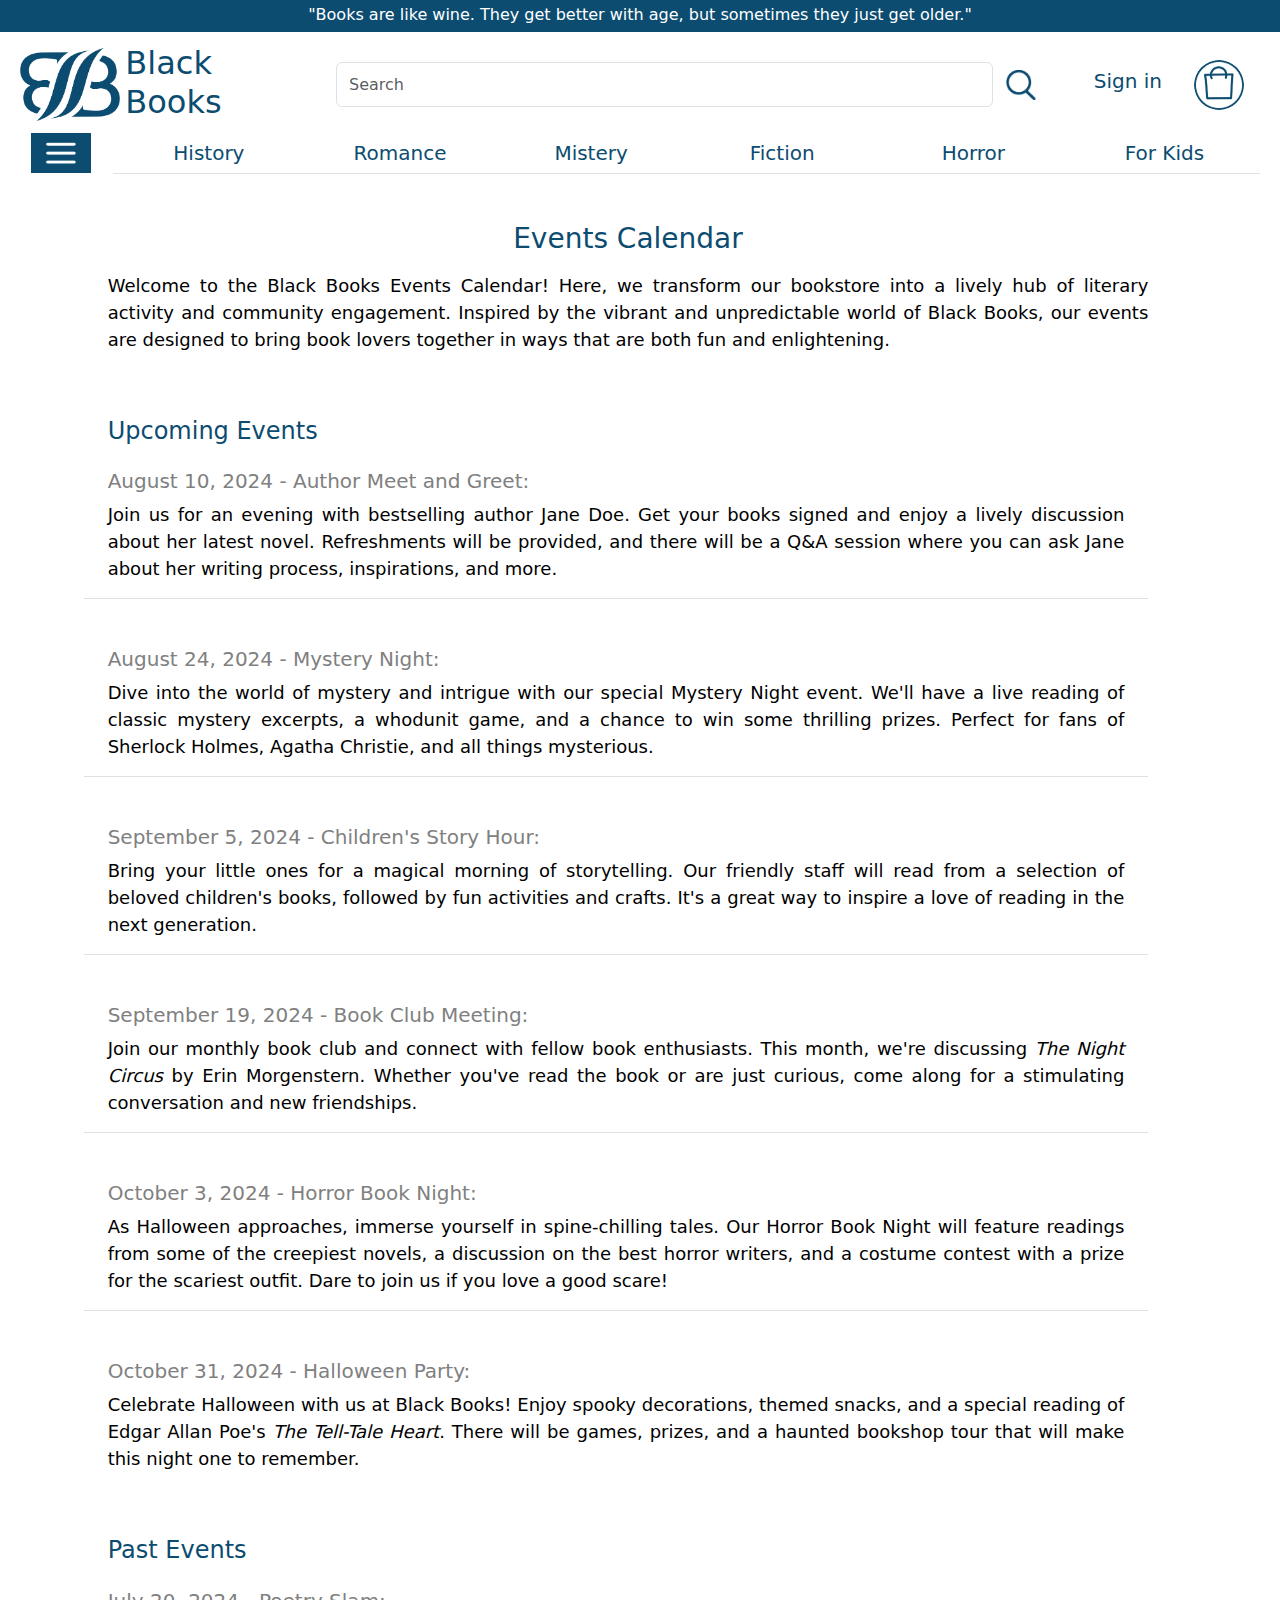
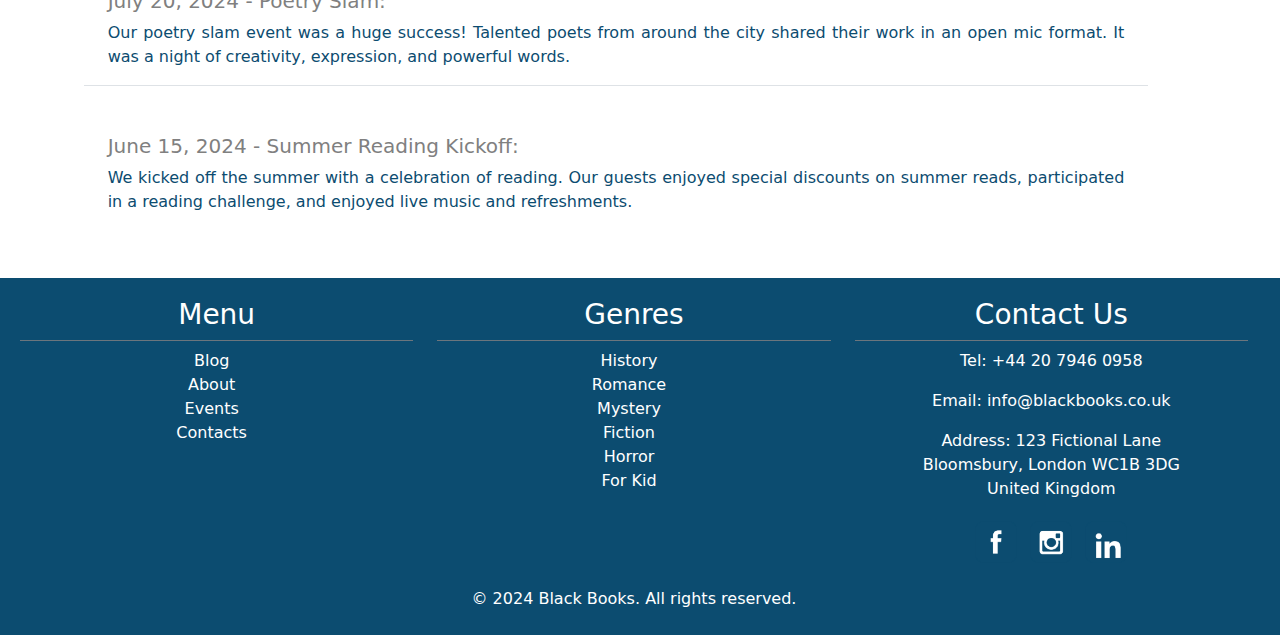
<file: html/events.html>
<!DOCTYPE html>
<html lang="en">

<head>
    <meta charset="UTF-8">
    <meta name="viewport" content="width=device-width, initial-scale=1.0">
    <title>Events | Black Books</title>
    <link rel="shortcut icon" href="../images/logo.png" type="image/x-icon">
    <link rel="stylesheet" href="../css/bootstrap.css">
    <link rel="stylesheet" href="https://cdnjs.cloudflare.com/ajax/libs/font-awesome/6.3.0/css/all.min.css"
        type="text/css">
    <link rel="stylesheet" href="../css/style.css" type="text/css">
    <script src="../js/script.js" defer></script>
    <script src="https://code.jquery.com/jquery-3.5.1.slim.min.js"></script>
    <script src="https://cdn.jsdelivr.net/npm/@popperjs/core@2.9.3/dist/umd/popper.min.js"></script>
    <script src="https://stackpath.bootstrapcdn.com/bootstrap/4.5.2/js/bootstrap.min.js"></script>


</head>

<body>
    <div class="row" id="quote">
        <h6>"Books are like wine. They get better with age, but sometimes they just get older."</h6>
    </div>
    <header class="p-sticky">
        <div class="row m-2 mb-1 bg-white">
            <div class="col-lg-1 d-flex align-items-center">
                <a href="index.html">
                    <img class="rounded img-fluid" id="logo-img" src="../images/logo.png" alt=""
                        style="max-width: 100px;">
                </a>
            </div>
            <div class="col-sm-2 mt-1 d-flex align-items-center">
                <a style="text-decoration: none;" href="index.html">
                    <h2 style="color:#0C4C70;">Black Books</h2>
                </a>
            </div>
            <div class="col-md-7 d-flex align-items-center">
                <input id="input" class="form-control mr-sm-2 h-50" type="search" placeholder="Search"
                    aria-label="Search">
                <button class="btn my-2 my-sm-0" type="submit">
                    <img src="../images/search.png" alt="" style="height:30px;">
                </button>
            </div>
            <div class="col-md-2 d-flex align-items-center justify-content-end" id="sign-in">
                <a class="m-3 signin-link" style="text-decoration: none;" href="#" data-toggle="modal"
                    data-target="#registrationModal">
                    <h5 style="color:#0C4C70;">Sign in</h5>
                </a>
                <a class="m-3" href="">
                    <img class="rounded-circle" id="cart-img" style="height:50px" src="../images/cart.png" alt="">
                </a>
            </div>
        </div>
        <div class="row m-2 mt-0 bg-white">
            <div class="col-md-1 d-flex justify-content-center">
                <div class="nav">
                    <ul>
                        <li class="menu-first-line"><img src="../images/menu-lines.png" class="img-menu-lines img-fluid"
                                style="width:60px; margin-left: 0;" alt="menu-lines">
                            <h5>Menu</h5>
                        </li>
                        <li><a href="blog.html"><img style="width:40px;" src="../images/blog.png" alt=""></a>
                            <a href="blog.html">
                                <h5>Blog</h5>
                            </a>
                        </li>
                        <li><a href="events.html"><img style="width:40px;" src="../images/events.png" alt=""></a>
                            <a href="events.html">
                                <h5>Events</h5>
                            </a>
                        </li>
                        <li><a href="about.html"><img style="width:40px;" src="../images/about.png" alt=""></a>
                            <a href="about.html">
                                <h5>About</h5>
                            </a>
                        </li>
                        <li><a href="contacts.html"><img style="width:40px;" src="../images/contacts.png" alt=""></a>
                            <a href="contacts.html">
                                <h5>Contacts</h5>
                            </a>
                        </li>
                    </ul>
                </div>
            </div>
            <div class="col-md-11">
                <div class="row border-bottom pt-2" id="genres">
                    <div class="col-2 d-flex justify-content-center">
                        <h5 class="genre-filter">History</h5>
                    </div>
                    <div class="col-2  d-flex justify-content-center">
                        <h5 class="genre-filter">Romance</h5>
                    </div>
                    <div class="col-2  d-flex justify-content-center">
                        <h5 class="genre-filter">Mistery</h5>
                    </div>
                    <div class="col-2  d-flex justify-content-center">
                        <h5 class="genre-filter">Fiction</h5>
                    </div>
                    <div class="col-2  d-flex justify-content-center">
                        <h5 class="genre-filter">Horror</h5>
                    </div>
                    <div class="col-2  d-flex justify-content-center">
                        <h5 class="genre-filter">For Kids</h5>
                    </div>
                </div>
            </div>

        </div>
    </header>
    <!-- Registration Modal -->
    <div class="modal fade" id="registrationModal" tabindex="-1" role="dialog" aria-labelledby="registrationModalLabel"
        aria-hidden="true">
        <div class="modal-dialog" role="document">
            <div class="modal-content">
                <div class="modal-header">
                    <h5 class="modal-title" id="registrationModalLabel">Sign Up</h5>
                    <button type="button" class="close close-btn" data-dismiss="modal" aria-label="Close">
                        <span aria-hidden="true">&times;</span>
                    </button>
                </div>
                <div class="modal-body">
                    <form id="registrationForm">
                        <div class="form-group mb-3">
                            <label for="full-name">Full Name</label>
                            <input type="text" class="form-control" id="full-name" name="full_name" required
                                placeholder="Name Surname">
                            <small class="form-text text-muted">Your real name helps us personalize your
                                experience.</small>
                        </div>
                        <div class="form-group mb-3">
                            <label for="email">Email</label>
                            <input type="email" class="form-control" id="email" name="email" required
                                placeholder="example@gmail.com">
                            <small class="form-text text-muted">We’ll send you updates on new books and exclusive
                                offers.</small>
                        </div>
                        <div class="form-group mb-3">
                            <label for="password">Password</label>
                            <input type="password" class="form-control" id="password" name="password" required>
                            <small class="form-text text-muted">Use at least 8 characters, including a mix of letters
                                and numbers.</small>
                        </div>
                        <div class="form-group mb-3">
                            <label for="birth-date">Date of Birth</label>
                            <input type="date" class="form-control" id="birth-date" name="birth_date" required>
                            <small class="form-text text-muted">We use your date of birth to offer age-specific
                                recommendations and discounts.</small>
                        </div>
                        <div class="form-group mb-3">
                            <label for="favorite-genre">Favorite Genre</label>
                            <select class="form-control" id="favorite-genre" name="favorite_genre" required>
                                <option value="" disabled selected>Select your favorite genre</option>
                                <option value="History">History</option>
                                <option value="Romance">Romance</option>
                                <option value="Mystery">Mystery</option>
                                <option value="Fiction">Fiction</option>
                                <option value="Horror">Horror</option>
                                <option value="For Kids">For Kids</option>
                            </select>
                            <small class="form-text text-muted">This helps us recommend books you'll love.</small>
                        </div>
                        <div class="form-group">
                            <div class="form-check">
                                <input type="checkbox" class="form-check-input" id="newsletter" name="newsletter">
                                <label class="form-check-label" for="newsletter">Subscribe to our newsletter for book
                                    reviews and special discounts</label>
                            </div>
                        </div>
                        <button type="button" class="btn buy-now mt-3 btn-block" id="previewButton">Sign Up</button>
                    </form>
                </div>
            </div>
        </div>
    </div>

    <!-- Confirmation Modal -->
    <div class="modal fade" id="confirmationModal" tabindex="-1" role="dialog" aria-labelledby="confirmationModalLabel"
        aria-hidden="true">
        <div class="modal-dialog" role="document">
            <div class="modal-content">
                <div class="modal-header">
                    <h5 class="modal-title" id="confirmationModalLabel">Confirm Your Details</h5>
                    <button type="button" class="close close-btn" data-dismiss="modal" aria-label="Close">
                        <span aria-hidden="true">&times;</span>
                    </button>
                </div>
                <div class="modal-body">
                    <ul id="confirmationList"></ul>
                </div>
                <div class="modal-footer">
                    <button type="button" class="btn buy-now" id="confirmButton">Continue</button>
                </div>
            </div>
        </div>
    </div>
    <script>
        document.getElementById('previewButton').addEventListener('click', function (event) {
            event.preventDefault();

            const fullName = document.getElementById('full-name').value;
            const email = document.getElementById('email').value;
            const password = document.getElementById('password').value;
            const birthDate = document.getElementById('birth-date').value;
            const favoriteGenre = document.getElementById('favorite-genre').value;
            const newsletter = document.getElementById('newsletter').checked ? 'Yes' : 'No';

            const confirmationList = document.getElementById('confirmationList');
            confirmationList.innerHTML = `
    <li><strong>Full Name: </strong> &nbsp&nbsp ${fullName}</li>
    <li><strong>Email: </strong> &nbsp&nbsp ${email}</li>
    <li><strong>Password: </strong> &nbsp&nbsp ${'*'.repeat(password.length)}</li>
    <li><strong>Date of Birth: </strong> &nbsp&nbsp ${birthDate}</li>
    <li><strong>Favorite Genre: </strong> &nbsp&nbsp ${favoriteGenre}</li>
    <li><strong>Subscribe to Newsletter: </strong> &nbsp&nbsp ${newsletter}</li>
`;

            $('#registrationModal').modal('hide');
            $('#confirmationModal').modal('show');
        });
        $(document).ready(function () {
            document.getElementById('confirmButton').addEventListener('click', function () {
                // Hide the modal
                $('#confirmationModal').modal('hide');
                // Remove the backdrop
                $('.modal-backdrop').remove();
            });
        });
    </script>
    <main>
        <div class="row mt-5">
            <div class="col-1"></div>
            <div class="col-10">
                <div class="events-header row mb-5">
                    <h3 class="mb-3">Events Calendar</h3>
                    <p>Welcome to the Black Books Events Calendar! Here, we transform our bookstore into a lively hub of
                        literary activity and community engagement. Inspired by the vibrant and unpredictable world of
                        Black Books, our events are designed to bring book lovers together in ways that are both fun and
                        enlightening.</p>
                </div>
                <div class="upcoming-events row">
                    <h4 class="mb-4">Upcoming Events</h4>
                    <div class="upcoming-event row border-bottom mb-5">
                        <div class="event-body">
                            <h5>August 10, 2024 - Author Meet and Greet:</h5>
                            <p>Join us for an evening with bestselling author Jane Doe. Get your books signed and enjoy
                                a lively discussion about her latest novel. Refreshments will be provided, and there
                                will be a Q&A session where you can ask Jane about her writing process, inspirations,
                                and more.</p>
                        </div>
                    </div>
                    <div class="upcoming-event row border-bottom mb-5">
                        <div class="event-body">
                            <h5>August 24, 2024 - Mystery Night:</h5>
                            <p>Dive into the world of mystery and intrigue with our special Mystery Night event. We'll
                                have a live reading of classic mystery excerpts, a whodunit game, and a chance to win
                                some thrilling prizes. Perfect for fans of Sherlock Holmes, Agatha Christie, and all
                                things mysterious.</p>
                        </div>
                    </div>
                    <div class="upcoming-event row border-bottom mb-5">
                        <div class="event-body">
                            <h5>September 5, 2024 - Children's Story Hour:</h5>
                            <p>Bring your little ones for a magical morning of storytelling. Our friendly staff will
                                read from a selection of beloved children's books, followed by fun activities and
                                crafts. It's a great way to inspire a love of reading in the next generation.</p>
                        </div>
                    </div>
                    <div class="upcoming-event row border-bottom mb-5">
                        <div class="event-body">
                            <h5>September 19, 2024 - Book Club Meeting:</h5>
                            <p>Join our monthly book club and connect with fellow book enthusiasts. This month, we're
                                discussing <em>The Night Circus</em> by Erin Morgenstern. Whether you've read the book
                                or are just curious, come along for a stimulating conversation and new friendships.</p>
                        </div>
                    </div>
                    <div class="upcoming-event row border-bottom mb-5">
                        <div class="event-body">
                            <h5>October 3, 2024 - Horror Book Night:</h5>
                            <p>As Halloween approaches, immerse yourself in spine-chilling tales. Our Horror Book Night
                                will feature readings from some of the creepiest novels, a discussion on the best horror
                                writers, and a costume contest with a prize for the scariest outfit. Dare to join us if
                                you love a good scare!</p>
                        </div>
                    </div>
                    <div class="upcoming-event row mb-5">
                        <div class="event-body">
                            <h5>October 31, 2024 - Halloween Party:</h5>
                            <p>Celebrate Halloween with us at Black Books! Enjoy spooky decorations, themed snacks, and
                                a special reading of Edgar Allan Poe's <em>The Tell-Tale Heart</em>. There will be
                                games, prizes, and a haunted bookshop tour that will make this night one to remember.
                            </p>
                        </div>
                    </div>

                </div>
                <div class="past-events row">
                    <h4 class="mb-4">Past Events</h4>
                    <div class="past-event row border-bottom mb-5">
                        <div class="event-body">
                            <h5>July 20, 2024 - Poetry Slam:</h5>
                            <p>Our poetry slam event was a huge success! Talented poets from around the city shared
                                their work in an open mic format. It was a night of creativity, expression, and powerful
                                words.</p>
                        </div>
                    </div>
                    <div class="past-event row mb-5">
                        <div class="event-body">
                            <h5>June 15, 2024 - Summer Reading Kickoff:</h5>
                            <p>We kicked off the summer with a celebration of reading. Our guests enjoyed special
                                discounts on summer reads, participated in a reading challenge, and enjoyed live music
                                and refreshments.</p>
                        </div>
                    </div>
                </div>
            </div>
        </div>
    </main>
    <footer>
        <div class="row">
            <!-- Menu Section -->
            <div class="col-4">
                <h3 class="pb-2 border-bottom border-secondary">Menu</h3>
                <ul class="d-flex flex-column align-items-center" style="list-style: none; padding: 0;">
                    <li><a href="blog.html">Blog</a></li>
                    <li><a href="about.html">About</a></li>
                    <li><a href="events.html">Events</a></li>
                    <li><a href="contacts.html">Contacts</a></li>
                </ul>
            </div>
            <!-- Navigation Panel Section -->
            <div class="col-4 ">
                <h3 class="pb-2 border-bottom border-secondary">Genres</h3>
                <ul class="d-flex flex-column align-items-center" style="list-style: none; padding: 0;">
                    <li class="genre-filter">History</li>
                    <li class="genre-filter">Romance</li>
                    <li class="genre-filter">Mystery</li>
                    <li class="genre-filter">Fiction</li>
                    <li class="genre-filter">Horror</li>
                    <li class="genre-filter">For Kid</li>
                </ul>
            </div>
            <!-- Contact Information Section -->
            <div class="col-4">
                <h3 class="pb-2 border-bottom border-secondary">Contact Us</h3>
                <p>Tel: <a href="tel:+44 20 7946 0958">+44 20 7946
                        0958</a></p>
                <p>Email: <a href="mailto:..." style="color: #fff;">info@blackbooks.co.uk</a></p>
                <p class="mb-0">Address: 123 Fictional Lane</p>
                <p class="mb-0">Bloomsbury, London WC1B 3DG</p>
                <p>United Kingdom</p>
                <div>
                    <a href="https://www.facebook.com/"><img src="../images/footer-fb.png" alt="Facebook" id="fb"></a>
                    <a href="https://www.instagram.com/"><img src="../images/footer-ig.png" alt="Instagram" id="ig"></a>
                    <a href="https://www.linkedin.com/feed/"><img src="../images/footer-in.png" alt="LinkedIn"
                            id="in"></a>
                </div>
            </div>
        </div>
        <div class="row mt-3 p-1 d-flex justify-content-center">
            &copy; 2024 Black Books. All rights reserved.
        </div>
    </footer>
</body>

</html>
</file>
<file: css/style.css>
body {
    color: #0C4C70;
    overflow-x: hidden;
}

header {
    position: sticky;
    top: 0;
    width: 100%;
    background-color: #ffffff;
    z-index: 1;
}

#cart-img:hover {
    content: url('../images/cart-hover.png');
    transition: 3s;
    transform: scale(1.1);
}

#cart-img {
    animation: pulse 2s infinite;
}

#input:focus,
#input:hover {
    outline: none;
    border: none;
    box-shadow: 0px 0px 5px 1px #0C4C70;
}

#quote {
    margin: 0;
    padding-top: 5px;
    background-color: #0C4C70;
    color: #ffffff;
    text-align: center;
}

div.nav li h5 {
    text-align: center;
}

#logo-img {
    min-width: 80px;
}

header .genre-filter:hover {
    color: #126a9c;
    cursor: pointer;
}

@keyframes pulse {
    0% {
        transform: scale(1);
    }

    50% {
        transform: scale(1.1);
    }

    100% {
        transform: scale(1);
    }
}

@media screen and (max-width:900px) {
    .wrapper .carousel {
        grid-auto-columns: calc((100% / 5) - 9px);
    }

    .wrapper {
        overflow: hidden;
    }

    #sign-in {
        position: fixed;
        right: 0;
        top: 25px;
    }
}

@media screen and (max-width: 600px) {
    #genres {
        display: none;
    }

    #sign-in {
        position: fixed;
        top: 0;
        right: 0;
    }

    #quote {
        display: none;
    }

    .wrapper .carousel {
        grid-auto-columns: 100%;
    }

}

.nav {
    height: 40px;
    width: 60px;
    background-color: #0C4C70;
    color: #ffffff;
    overflow: hidden;
    padding: 0;
    position: sticky;
}

.nav:hover {
    width: fit-content;
    height: fit-content;
    transition: all 1s;
    /* opacity: 0.7; */
    position: absolute;
    transform: translateX(30px)
}

.nav:hover .img-menu-lines {
    transform: rotate(90deg);
    transition: 0.5s;
}

.nav .img-menu-lines {
    transition: 0.5s;
}

.nav ul {
    padding-left: 0;
    list-style: none;
}

ul li {
    display: flex;
    align-items: center;
    padding-right: 10px;
}


ul:last-child {
    margin-bottom: 0;
}

.nav li:hover {
    background-color: #0f5b86;
    color: #ffffff;
    cursor: pointer;
}

a {
    text-decoration: none;
    color: #ffffff;
}

.nav li img {
    margin-right: 15px;
    margin-left: 15px;
    transition: 0.5s;
    cursor: pointer;
}

.nav li:hover img {
    transform: scale(1.3);
    transition: 0.5s;
}

li h5 {
    padding: 15px 0;
}

.menu-first-line:hover {
    background-color: #0C4C70 !important;
}

.menu-first-line {
    height: 40px;
}

/* Carousel styles */
.wrapper,
.carousel,
.card,
.img {
    margin: 0;
    padding: 0;
    box-sizing: border-box;
}

#container-carousel {
    display: flex;
    align-items: center;
    justify-content: center;
    height: auto;
    padding: 35px;
    background-color: #0C4C70;
    border-radius: 10px;
}

.wrapper {
    max-width: 1200px;
    width: 100%;
    position: relative;
}

.wrapper i {
    height: 50px;
    width: 50px;
    text-align: center;
    line-height: 50px;
    background-color: #fff;
    border-radius: 50%;
    color: #0C4C70;
    cursor: pointer;
    position: absolute;
    font-size: 1.25rem;
    top: 50%;
    transform: translateY(-50%);
    box-shadow: 0 3px 6px #0C4C70;
}

.wrapper i:first-child {
    left: -110px;
}

.wrapper i:last-child {
    right: -110px;
}

.wrapper .carousel {
    display: grid;
    grid-auto-flow: column;
    grid-auto-columns: calc(100%/5 - 12px);
    gap: 16px;
    overflow-x: auto;
    scroll-snap-type: x mandatory;
    scroll-behavior: smooth;
    scrollbar-width: 0;
}

.carousel::-webkit-scrollbar {
    display: none;
}

.carousel.no-transition {
    scroll-behavior: auto;
}

.carousel.dragging {
    scroll-snap-type: none;
    scroll-behavior: auto;
}

.carousel.dragging .card {
    cursor: grab;
    user-select: none;
}

.carousel .card {
    scroll-snap-align: start;
    height: 300px;
    width: 200px;
    list-style: none;
    background-color: #fff;
    border-radius: 8px;
    display: flex;
    padding-top: 10px;
    padding-bottom: 10px;
    align-items: center;
    justify-content: center;
    flex-direction: column;
    cursor: pointer;
}

.carousel .card:hover {
    transform: scale(102%);
    transition: 0.5s;
}

.card .img img {
    /* width: 140px; */
    height: 150px;
    object-fit: cover;
}

.carousel .card p {
    text-align: center;
    text-overflow: ellipsis;
    max-height: 40px;
    overflow: hidden;
}

.carousel .card h5 {
    text-align: center;
    text-overflow: ellipsis;
    max-height: 40px;
    overflow: hidden;
}

@media screen and (max-width:1300px) {
    .wrapper .carousel {
        grid-auto-columns: 35%;
    }
}

@media screen and (max-width:900px) {
    .wrapper .carousel {
        grid-auto-columns: 50%;
    }
}

@media screen and (max-width:600px) {
    .wrapper .carousel {
        grid-auto-columns: 75%;
    }
}

/* END of Carousel styles */

.buy-now {
    background-color: #0C4C70;
    color: #ffffff;
    cursor: pointer;
    width: 100%;
}

.buy-now:hover {
    background-color: #126a9c;
    color: #ffffff;
}

.card-img {
    align-self: center;
    height: 200px;
    width: auto !important;
}

.card .buy-now {
    margin-bottom: 0;
    border-color: #0C4C70;
}

/* #main-books .card h5, p {
    text-align: center !important;
} */
.card {
    transition: 0.5s;
    width: 13%;
}

#main-books .card h5,
#main-books .card span,
#main-books .card p {
    max-height: 25px;
    overflow: hidden;
    text-align: center !important;
}

#main-books .card:hover h5,
#main-books .card:hover span,
#main-books .card:hover p {
    max-height: fit-content;
    overflow: visible;
}

.card:hover {
    transform: scale(103%);
    transition: 0.5s;
    box-shadow: 0 0 8px #0C4C70;
}

.book-genre {
    color: #0C4C70;
}

#main-books .card {
    min-width: 220px;
}

footer {
    background-color: #0C4C70;
    color: #ffffff;
    padding: 20px;
    text-align: center;
}

footer p {
    text-align: center;
}

footer img {
    width: 50px;
    transition: 0.5s;
}

footer img:hover {
    transform: scale(1.1);
    transition: 0.5s;
}

#fb:hover {
    content: url('../images/footer-fb-hover.png');
}

#ig:hover {
    content: url('../images/footer-ig-hover.png');
}

#in:hover {
    content: url('../images/footer-in-hover.png');
}

/* Blog.html styles */
.post-header .post-title {
    text-align: left;
    color: black;
}

.post-title .episode {
    color: gray;
    text-align: left;
}

.post-header .post-date {
    text-align: end;
    color: gray;
}

.post-body p {
    text-align: justify;
    color: black;
    font-size: 18px;
}

/* About.html styles */
.about-header {
    text-align: center;
}

.about-body p {
    color: black;
    text-align: justify;
    font-size: 18px;
}

/* Events.html styles */
.events-header h3 {
    text-align: center;
}

.events-header p {
    color: black;
    text-align: justify;
    font-size: 18px;
}

.upcoming-events h4 {
    text-align: left;
}

.event-body h5,
p {
    text-align: justify;
}

.event-body h5 {
    color: gray;
}

.upcoming-events .event-body p {
    color: black;
    font-size: 18px;
    text-align: justify;
}

/* Contacts.html styles */
.hidden {
    display: none !important;
}

.row {
    margin-right: 0;
}

.close-btn {
    color: #0C4C70;
    font-size: 30px;
    position: absolute;
    right: 10px;
    background: #ffffff;
    border: #ffffff;
}

.form-group input {
    color: gray;
}

.form-group input:hover, .form-group input:focus {
    outline: none;
    /* border: none; */
    box-shadow: 0px 0px 5px 1px #0C4C70;
}

.form-group select {
    color: gray;
}
.form-group select:focus {
    outline: none;
    border: none;
    box-shadow: 0px 0px 5px 1px #0C4C70;
}
input[type="checkbox"]:checked {
    background-color: #0C4C70;
    color: #ffffff;
}
input[type="checkbox"]:hover, input[type="checkbox"]:focus, input[type="checkbox"]:active {
    box-shadow: none;
}
</file>
